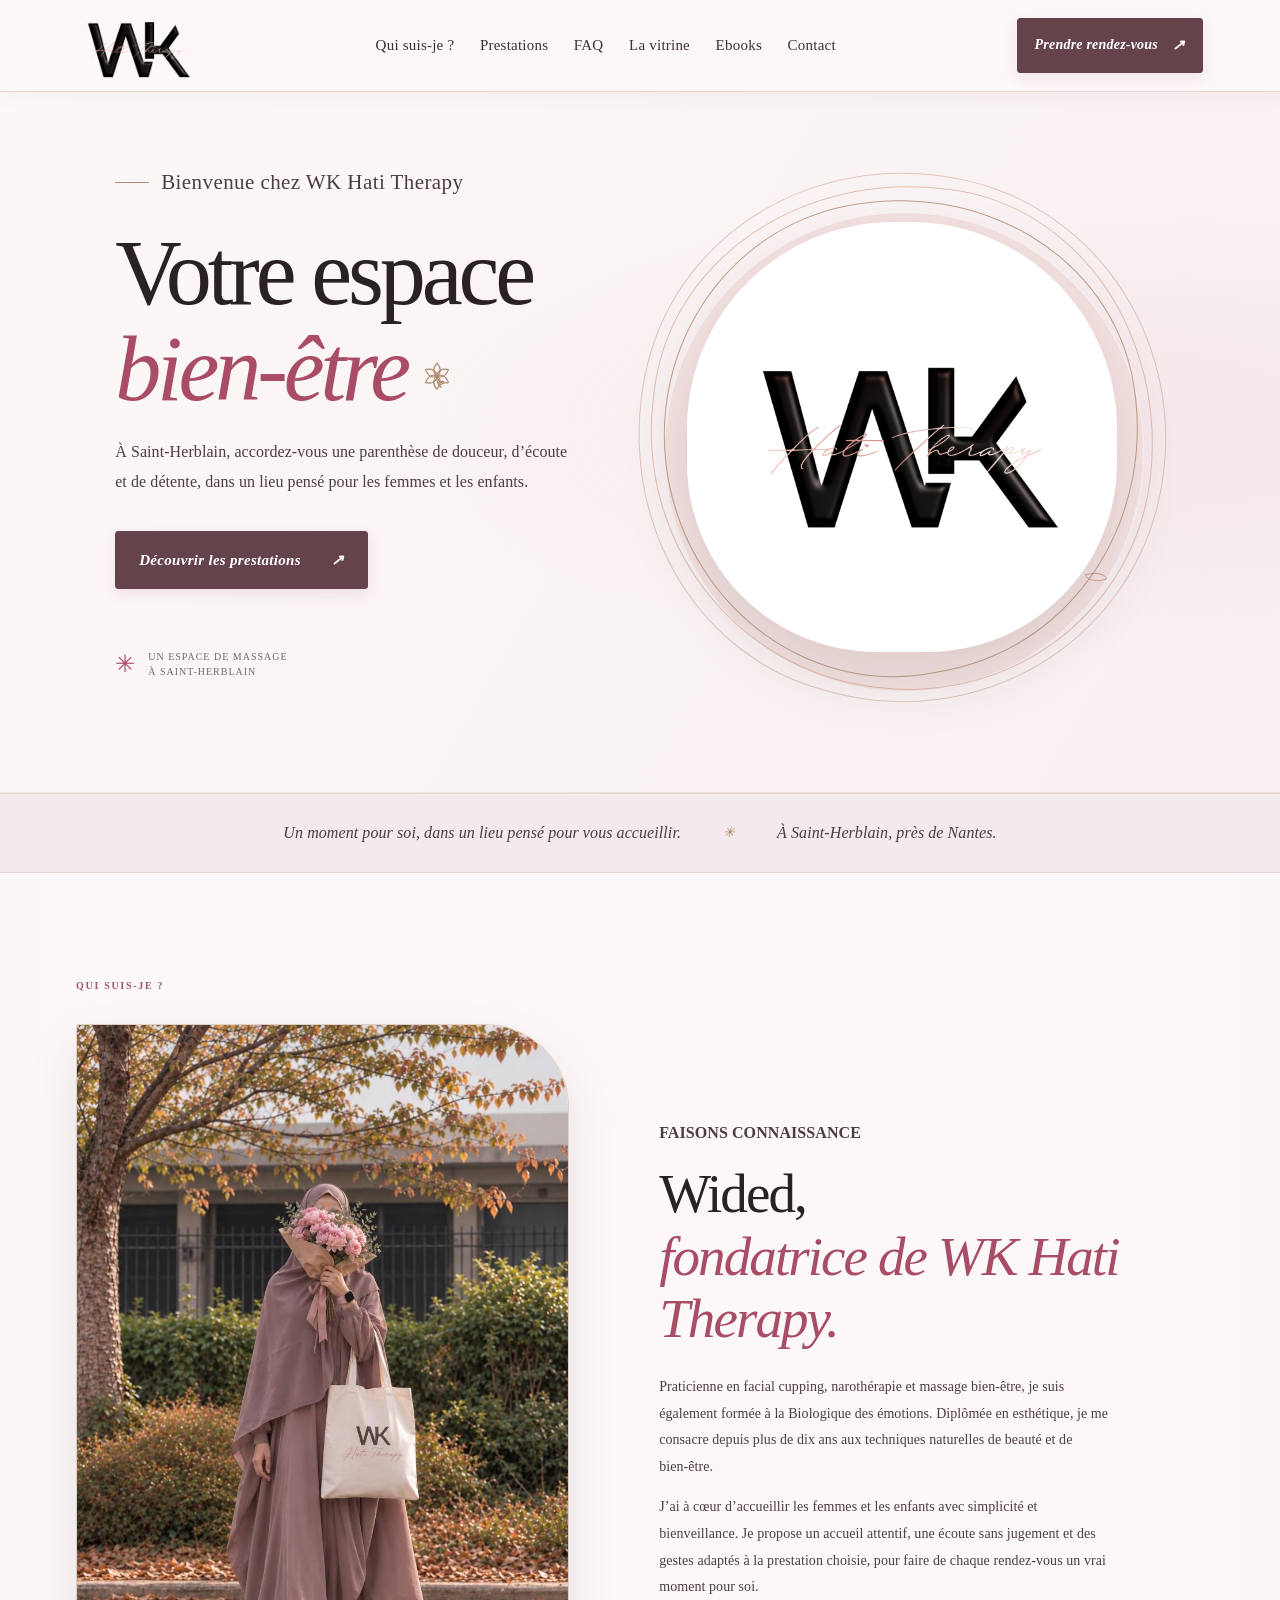
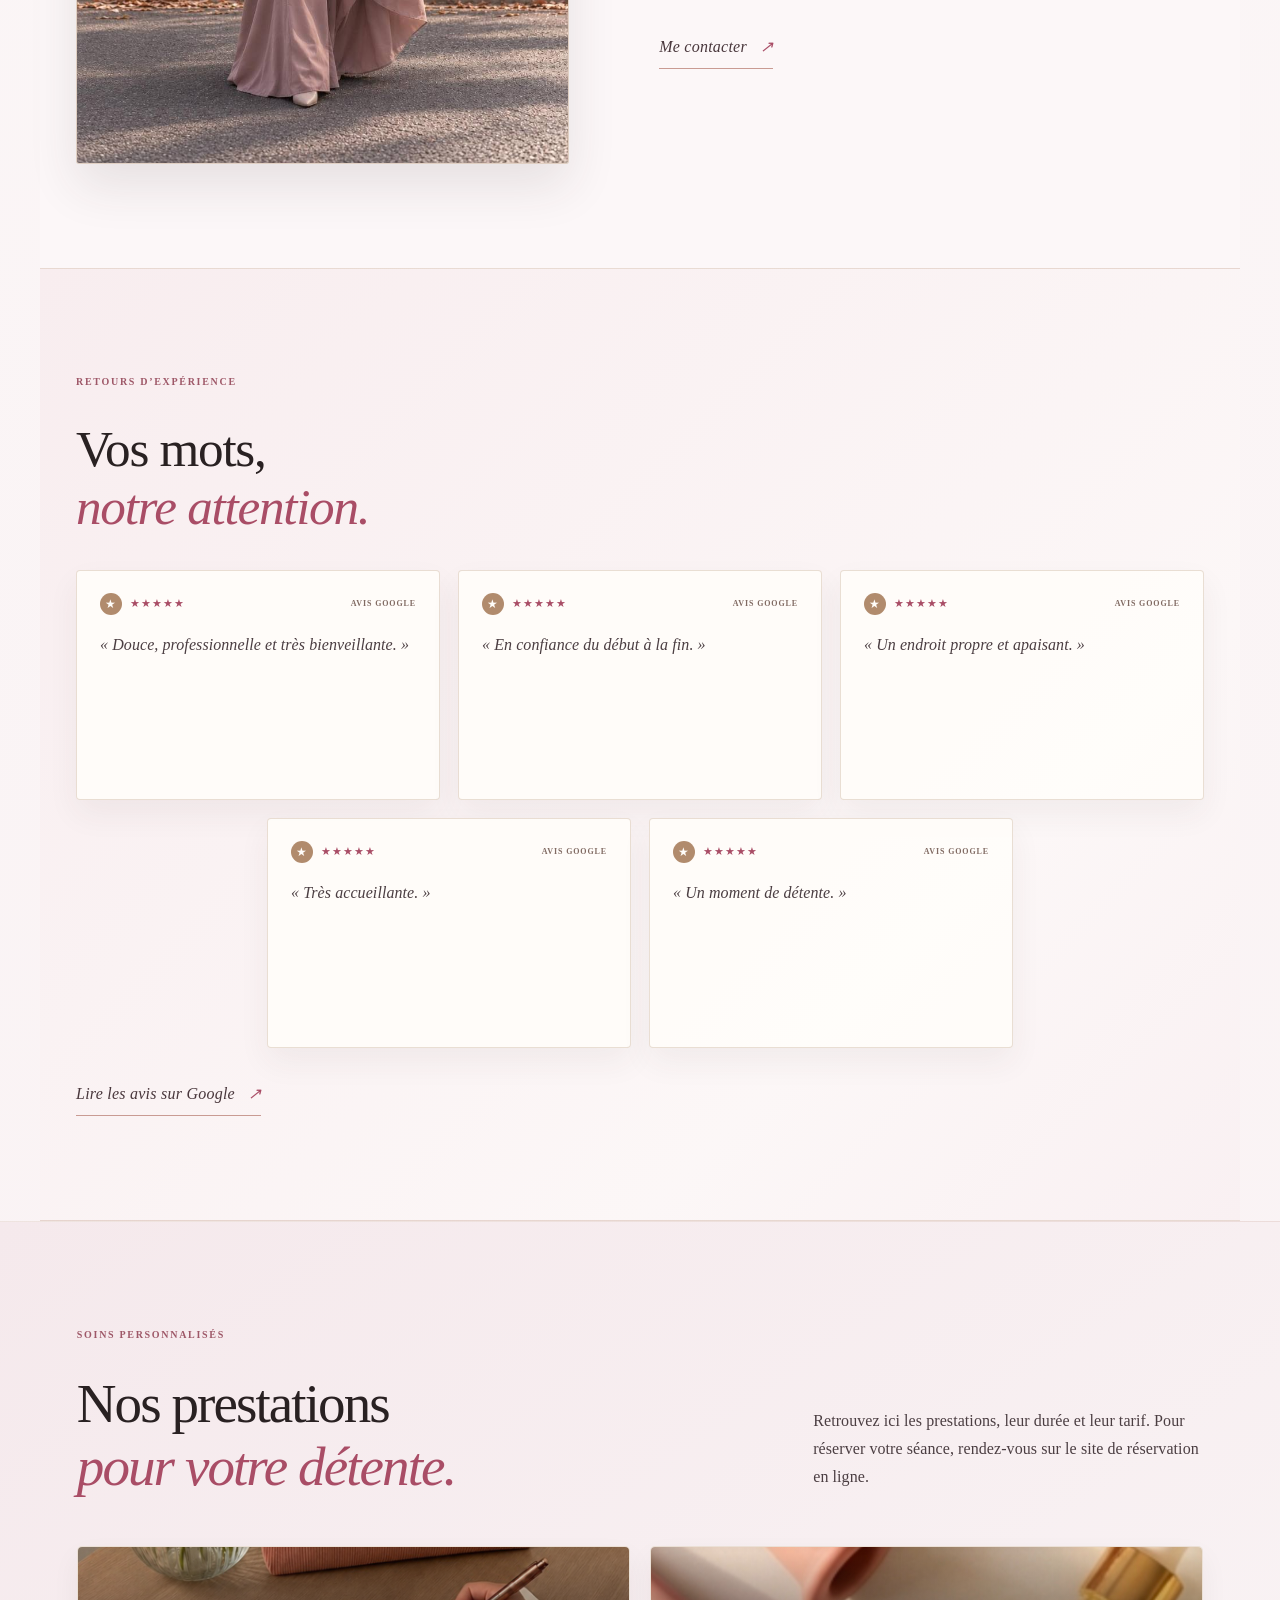
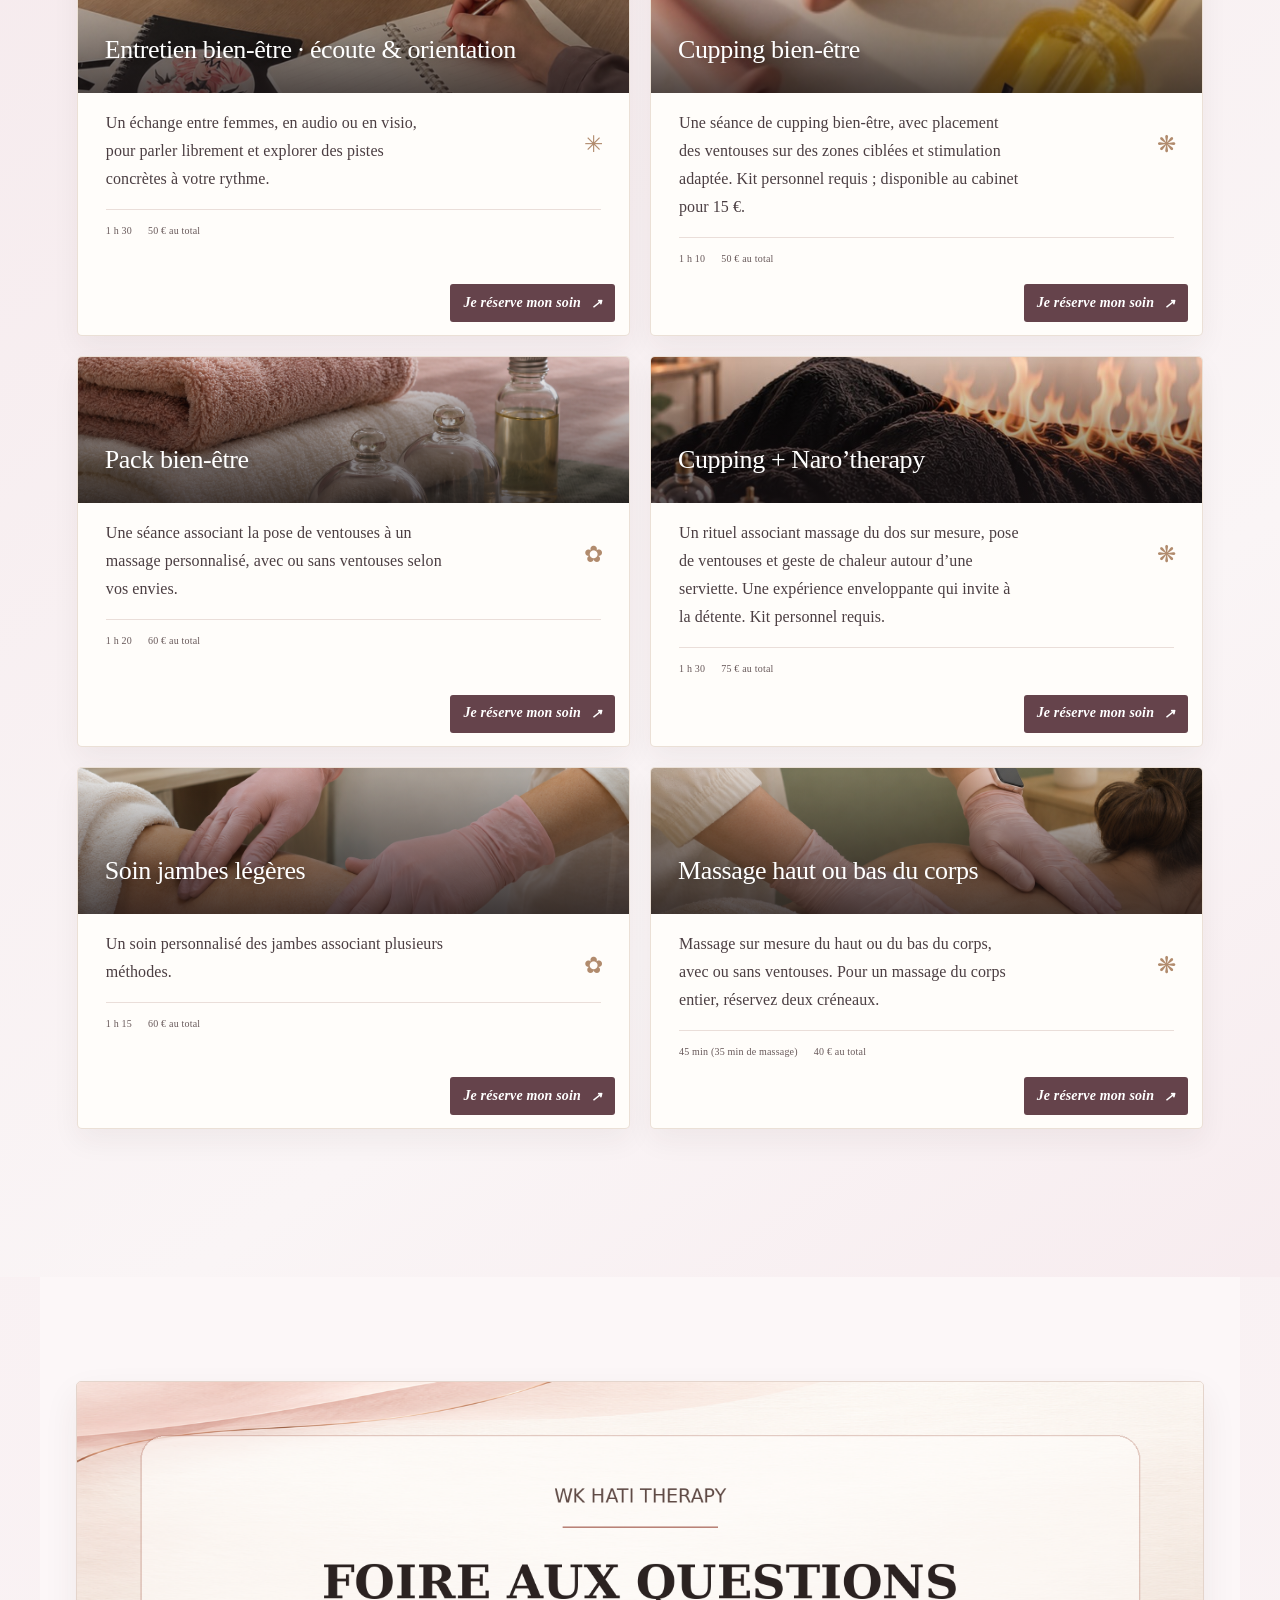
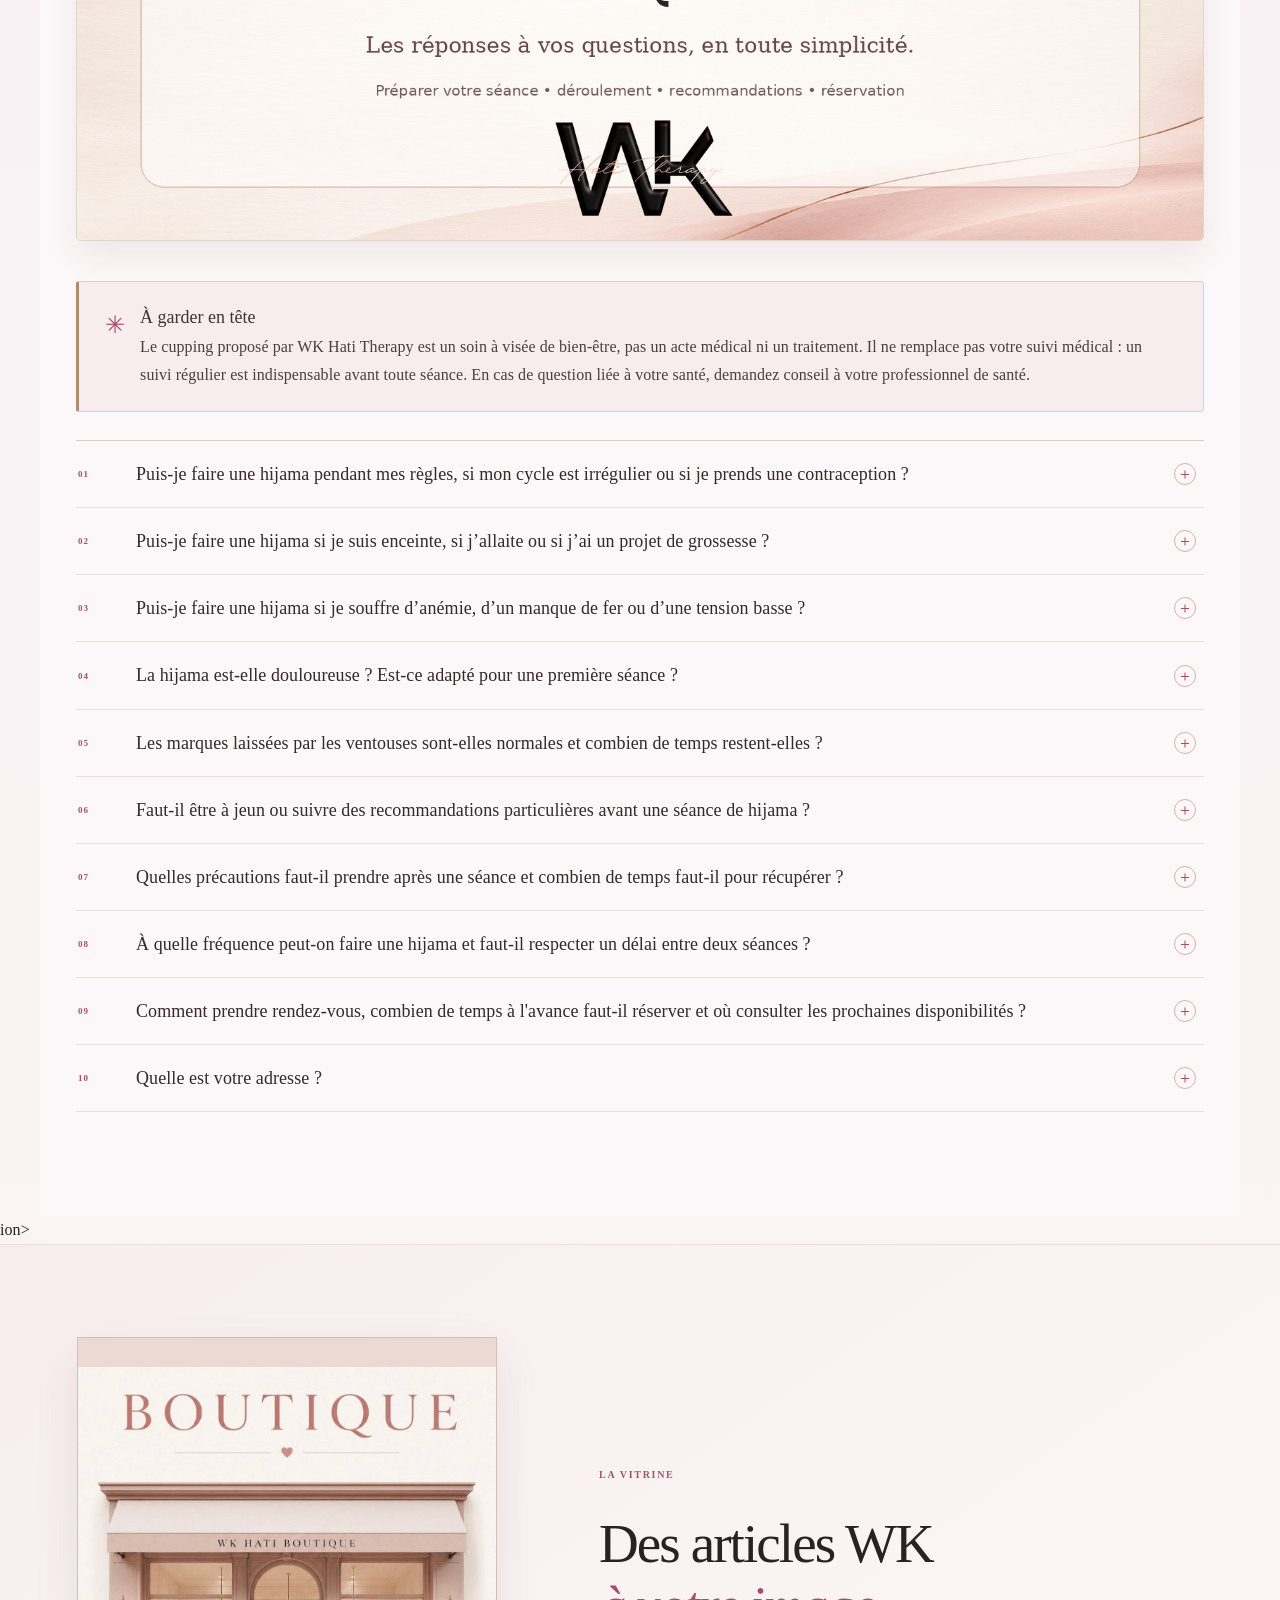
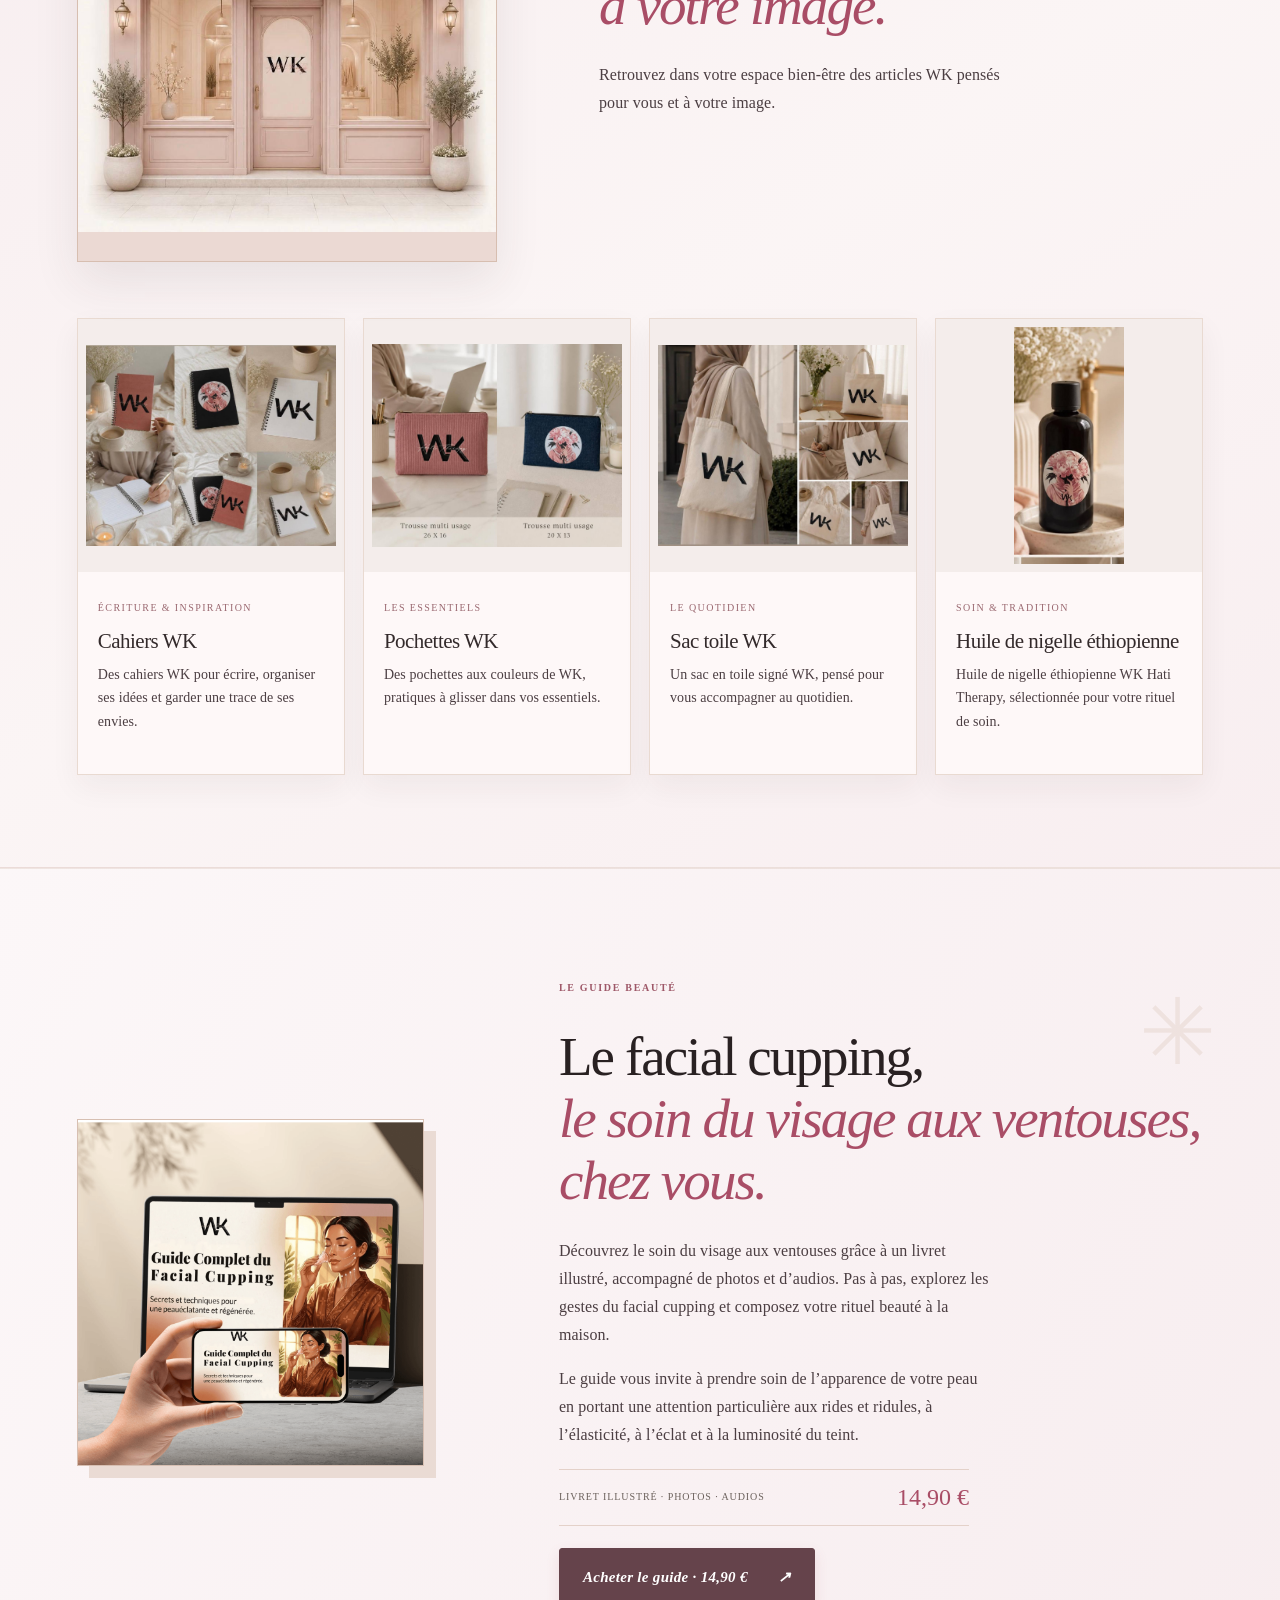
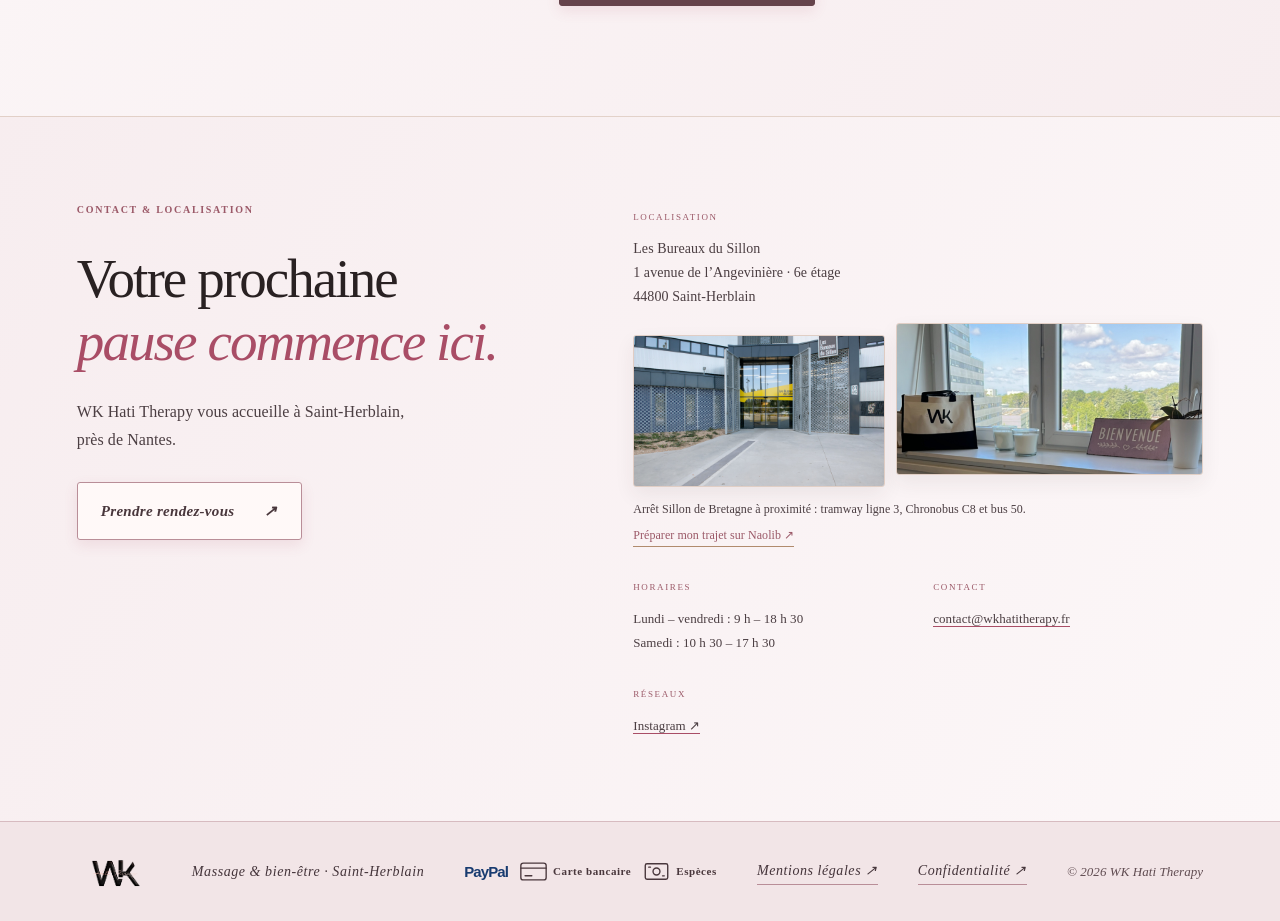
<file: index.html>
<!doctype html>
<html lang="fr">
<head>
  <meta charset="utf-8">
  <meta name="viewport" content="width=device-width, initial-scale=1">
  <meta name="theme-color" content="#f8f3f0">
  <meta name="description" content="Découvrez WK Hati Therapy, espace de massage et de bien-être à Saint-Herblain, près de Nantes. Un moment pour soi, dans un cadre accueillant et intimiste.">
  <title>WK Hati Therapy — Massage & bien-être à Saint-Herblain</title>
  <link rel="stylesheet" href="styles.css">
  <script src="script.js" defer></script>
</head>
<body>
  <header class="site-header">
    <a class="brand" href="#accueil" aria-label="WK Hati Therapy, accueil">
      <img src="Logo WK 2025 .PNG" alt="WK Hati Therapy">
    </a>
    <button class="menu-toggle" aria-expanded="false" aria-controls="main-nav" aria-label="Ouvrir le menu"><span></span><span></span></button>
    <nav id="main-nav" class="main-nav" aria-label="Navigation principale">
      <a href="#apropos">Qui suis-je ?</a><a href="#prestations">Prestations</a><a href="#faq">FAQ</a><a href="#vitrine">La vitrine</a><a href="#ebooks">Ebooks</a><a href="#contact">Contact</a>
    </nav>
    <a class="button button-small header-cta" href="https://cal.com/wkhatitherapy44" target="_blank" rel="noopener noreferrer">Prendre rendez-vous <span>↗</span></a>
  </header>

  <main>
    <section id="accueil" class="hero">
      <div class="hero-copy">
        <p class="eyebrow"><span class="eyebrow-line"></span> Bienvenue chez WK Hati Therapy</p>
        <h1>Votre espace<br><em>bien-être</em><svg class="hero-bloom" viewBox="0 0 40 40" aria-hidden="true" focusable="false"><g fill="none" stroke="currentColor" stroke-width="1.15" stroke-linecap="round" stroke-linejoin="round"><path d="M20 20C15.4 17.1 14.4 10.6 20 4.6c5.6 6 4.6 12.5 0 15.4Z"/><path d="M20 20C15.4 17.1 14.4 10.6 20 4.6c5.6 6 4.6 12.5 0 15.4Z" transform="rotate(60 20 20)"/><path d="M20 20C15.4 17.1 14.4 10.6 20 4.6c5.6 6 4.6 12.5 0 15.4Z" transform="rotate(120 20 20)"/><path d="M20 20C15.4 17.1 14.4 10.6 20 4.6c5.6 6 4.6 12.5 0 15.4Z" transform="rotate(180 20 20)"/><path d="M20 20C15.4 17.1 14.4 10.6 20 4.6c5.6 6 4.6 12.5 0 15.4Z" transform="rotate(240 20 20)"/><path d="M20 20C15.4 17.1 14.4 10.6 20 4.6c5.6 6 4.6 12.5 0 15.4Z" transform="rotate(300 20 20)"/><circle cx="20" cy="20" r="2.15"/><path d="M20 23c-.2 4.1 1.8 7.8 5.2 10.1M21.4 28.6c2.3-2.2 4.3-2.7 6.7-2.3-1.1 2.5-3.4 4.1-6.5 4.3"/></g></svg></h1>
        <p class="hero-intro">À Saint-Herblain, accordez-vous une parenthèse de douceur, d’écoute et de détente, dans un lieu pensé pour les femmes et les enfants.</p>
        <div class="hero-actions"><a class="button" href="#prestations">Découvrir les prestations <span>↗</span></a></div>
        <div class="hero-note"><span class="note-mark">✳</span><span>Un espace de massage<br>à Saint-Herblain</span></div>
      </div>
      <div class="hero-art" aria-label="Logo WK Hati Therapy">
        <div class="art-halo"></div><div class="art-third-ring" aria-hidden="true"></div><div class="art-frame logo-frame"><img src="Logo WK 2025 .PNG" alt="Logo WK Hati Therapy"></div>
        
        <div class="floating-petal petal-two"></div>
      </div>
    </section>

    <section class="intro-band" aria-label="Présentation"><p>Un moment pour soi, dans un lieu pensé pour vous accueillir.</p><span>✳</span><p>À Saint-Herblain, près de Nantes.</p></section>

    <section id="apropos" class="section about-section">
      <div class="section-kicker">Qui suis-je ?</div>
      <div class="about-grid">
        <div class="about-image founder-image"><img src="assets/photos/fondatrice-presentation.jpg" alt="Wided, fondatrice de WK Hati Therapy, tenant un bouquet de fleurs"></div>
        <div class="about-copy"><p class="eyebrow">Faisons connaissance</p><h2>Wided,<br><em>fondatrice de WK Hati Therapy.</em></h2><p>Praticienne en facial cupping, narothérapie et massage bien-être, je suis également formée à la Biologique des émotions. Diplômée en esthétique, je me consacre depuis plus de dix ans aux techniques naturelles de beauté et de bien-être.</p><p>J’ai à cœur d’accueillir les femmes et les enfants avec simplicité et bienveillance. Je propose un accueil attentif, une écoute sans jugement et des gestes adaptés à la prestation choisie, pour faire de chaque rendez-vous un vrai moment pour soi.</p><a class="text-link underlined" href="#contact">Me contacter <span>↗</span></a></div>
      </div>
    </section>

    <section class="section reviews-section" aria-labelledby="avis-heading">
      <div class="reviews-intro"><div><div class="section-kicker">Retours d’expérience</div><h2 id="avis-heading">Vos mots,<br><em>notre attention.</em></h2></div></div>
      <div class="review-cards">
        <blockquote><div class="review-mark"><span class="review-icon" aria-hidden="true">★</span><span class="review-stars" aria-label="5 étoiles">★★★★★</span><span class="review-origin">AVIS GOOGLE</span></div><p>« Douce, professionnelle et très bienveillante. »</p></blockquote>
        <blockquote><div class="review-mark"><span class="review-icon" aria-hidden="true">★</span><span class="review-stars" aria-label="5 étoiles">★★★★★</span><span class="review-origin">AVIS GOOGLE</span></div><p>« En confiance du début à la fin. »</p></blockquote>
        <blockquote><div class="review-mark"><span class="review-icon" aria-hidden="true">★</span><span class="review-stars" aria-label="5 étoiles">★★★★★</span><span class="review-origin">AVIS GOOGLE</span></div><p>« Un endroit propre et apaisant. »</p></blockquote>
        <blockquote><div class="review-mark"><span class="review-icon" aria-hidden="true">★</span><span class="review-stars" aria-label="5 étoiles">★★★★★</span><span class="review-origin">AVIS GOOGLE</span></div><p>« Très accueillante. »</p></blockquote>
        <blockquote><div class="review-mark"><span class="review-icon" aria-hidden="true">★</span><span class="review-stars" aria-label="5 étoiles">★★★★★</span><span class="review-origin">AVIS GOOGLE</span></div><p>« Un moment de détente. »</p></blockquote>
      </div>
      <a class="text-link underlined" href="https://share.google/Y8I5it0jCn41oQh0Y" target="_blank" rel="noopener noreferrer">Lire les avis sur Google <span>↗</span></a>
    </section>

    <section id="prestations" class="section services-section">
      <div class="services-heading"><div><div class="section-kicker">Soins personnalisés</div><h2>Nos prestations<br><em>pour votre détente.</em></h2></div><p>Retrouvez ici les prestations, leur durée et leur tarif. Pour réserver votre séance, rendez-vous sur le <a href="https://cal.com/wkhatitherapy44" target="_blank" rel="noopener noreferrer">site de réservation en ligne</a>.</p></div>
      <div class="service-cards">
        <article class="service-card"><img class="service-image" src="assets/photos/coin-accompagnement.jpg" alt="Espace de travail WK Hati Therapy, avec carnet, fleurs et accessoires roses"><div class="service-icon">✳</div><h3>Entretien bien-être · écoute & orientation</h3><p>Un échange entre femmes, en audio ou en visio, pour parler librement et explorer des pistes concrètes à votre rythme.</p><div class="service-meta"><span>1 h 30</span><span>50 € au total</span></div><a href="https://cal.com/wkhatitherapy44" target="_blank" rel="noopener noreferrer" class="card-link" aria-label="Réserver un entretien bien-être sur Cal.com">Je réserve mon soin <span aria-hidden="true">↗</span></a></article>
        <article class="service-card featured"><img class="service-image" src="assets/photos/outils-cupping.jpg" alt="Ventouses et flacon d’huile WK pour les soins de cupping"><div class="service-icon">❋</div><h3>Cupping bien-être</h3><p>Une séance de cupping bien-être, avec placement des ventouses sur des zones ciblées et stimulation adaptée. Kit personnel requis ; disponible au cabinet pour 15 €.</p><div class="service-meta"><span>1 h 10</span><span>50 € au total</span></div><a href="https://cal.com/wkhatitherapy44" target="_blank" rel="noopener noreferrer" class="card-link" aria-label="Réserver le Cupping sur Cal.com">Je réserve mon soin <span aria-hidden="true">↗</span></a></article>
        <article class="service-card"><img class="service-image" src="assets/services/pack.png" alt="Accessoires de soin préparés sur une serviette claire"><div class="service-icon">✿</div><h3>Pack bien-être</h3><p>Une séance associant la pose de ventouses à un massage personnalisé, avec ou sans ventouses selon vos envies.</p><div class="service-meta"><span>1 h 20</span><span>60 € au total</span></div><a href="https://cal.com/wkhatitherapy44" target="_blank" rel="noopener noreferrer" class="card-link" aria-label="Réserver le pack bien-être sur Cal.com">Je réserve mon soin <span aria-hidden="true">↗</span></a></article>
        <article class="service-card featured"><img class="service-image" src="assets/photos/narotherapy-rituel.jpg" alt="Rituel Naro’therapy illustré par une serviette et la chaleur des flammes"><div class="service-icon">❋</div><h3>Cupping + Naro’therapy</h3><p>Un rituel associant massage du dos sur mesure, pose de ventouses et geste de chaleur autour d’une serviette. Une expérience enveloppante qui invite à la détente. Kit personnel requis.</p><div class="service-meta"><span>1 h 30</span><span>75 € au total</span></div><a href="https://cal.com/wkhatitherapy44" target="_blank" rel="noopener noreferrer" class="card-link" aria-label="Réserver le soin Cupping et Naro’therapy sur Cal.com">Je réserve mon soin <span aria-hidden="true">↗</span></a></article>
        <article class="service-card"><img class="service-image" src="assets/services/jambes-gants-roses.png" alt="Massage des jambes, manches longues et gants roses"><div class="service-icon">✿</div><h3>Soin jambes légères</h3><p>Un soin personnalisé des jambes associant plusieurs méthodes.</p><div class="service-meta"><span>1 h 15</span><span>60 € au total</span></div><a href="https://cal.com/wkhatitherapy44" target="_blank" rel="noopener noreferrer" class="card-link" aria-label="Réserver le soin jambes légères sur Cal.com">Je réserve mon soin <span aria-hidden="true">↗</span></a></article>
        <article class="service-card featured"><img class="service-image" src="assets/services/massage-dos-feminin.png" alt="Massage du dos féminin, manches longues et gants roses"><div class="service-icon">❋</div><h3>Massage haut ou bas du corps</h3><p>Massage sur mesure du haut ou du bas du corps, avec ou sans ventouses. Pour un massage du corps entier, réservez deux créneaux.</p><div class="service-meta"><span>45 min (35 min de massage)</span><span>40 € au total</span></div><a href="https://cal.com/wkhatitherapy44" target="_blank" rel="noopener noreferrer" class="card-link" aria-label="Réserver un massage sur Cal.com">Je réserve mon soin <span aria-hidden="true">↗</span></a></article>
      </div>
      
    </section>



    <section id="faq" class="section faq-section">
      <div class="faq-banner"><img src="assets/photos/faq-banner.png" alt="Bannière WK Hati Therapy : foire aux questions, réponses sur la préparation, le déroulement, les recommandations et la réservation"></div><h2 class="visually-hidden">Foire aux questions</h2>
      <aside class="faq-health-note"><span class="note-mark">✳</span><p><strong>À garder en tête</strong><br>Le cupping proposé par WK Hati Therapy est un soin à visée de bien-être, pas un acte médical ni un traitement. Il ne remplace pas votre suivi médical : un suivi régulier est indispensable avant toute séance. En cas de question liée à votre santé, demandez conseil à votre professionnel de santé.</p></aside>
      <div class="faq-list">
        <details class="faq-item"><summary><span class="faq-index">01</span><span>Puis-je faire une hijama pendant mes règles, si mon cycle est irrégulier ou si je prends une contraception ?</span><i></i></summary><div class="faq-answer"><p>Oui, la hijama est possible pendant les règles, sauf en cas de grande fatigue. En cas de cycle irrégulier ou de contraception hormonale, informez Wided et votre professionnel de santé avant la séance.</p></div></details>
        <details class="faq-item"><summary><span class="faq-index">02</span><span>Puis-je faire une hijama si je suis enceinte, si j’allaite ou si j’ai un projet de grossesse ?</span><i></i></summary><div class="faq-answer"><p>La hijama est déconseillée pendant toute la grossesse. Elle est possible pendant l’allaitement. En cas de projet de grossesse, demandez conseil à votre professionnel de santé avant la séance.</p></div></details>
        <details class="faq-item"><summary><span class="faq-index">03</span><span>Puis-je faire une hijama si je souffre d’anémie, d’un manque de fer ou d’une tension basse ?</span><i></i></summary><div class="faq-answer"><p>Le cupping est une pratique de bien-être ; il ne traite pas l’anémie ou le manque de fer. En cas d’anémie, de carence en fer, de grande fatigue ou de baisse importante de la tension, demandez l’avis de votre professionnel de santé avant la séance. En cas de grande fatigue ou de baisse importante de la tension, la séance est déconseillée.</p></div></details>
        <details class="faq-item"><summary><span class="faq-index">04</span><span>La hijama est-elle douloureuse ? Est-ce adapté pour une première séance ?</span><i></i></summary><div class="faq-answer"><p>Non, la hijama n'est pas douloureuse. Une légère sensation de gêne peut parfois être ressentie, mais la séance est entièrement personnalisée et adaptée aux besoins et à la sensibilité de chacune.</p></div></details>
        <details class="faq-item"><summary><span class="faq-index">05</span><span>Les marques laissées par les ventouses sont-elles normales et combien de temps restent-elles ?</span><i></i></summary><div class="faq-answer"><p>Oui, les marques après une séance sont tout à fait normales. Leur intensité varie d'une personne à l'autre et elles disparaissent généralement au bout de quelques jours. Il est conseillé d'éviter l'exposition au soleil sur les zones concernées.</p></div></details>
        <details class="faq-item"><summary><span class="faq-index">06</span><span>Faut-il être à jeun ou suivre des recommandations particulières avant une séance de hijama ?</span><i></i></summary><div class="faq-answer"><p>Oui, il est recommandé d'être à jeun (eau, aliments, cigarette) quelques heures avant la séance (3 à 4 heures), en cas de fortes chaleurs, il est bien évidemment possible de boire un peu d'eau.</p></div></details>
        <details class="faq-item"><summary><span class="faq-index">07</span><span>Quelles précautions faut-il prendre après une séance et combien de temps faut-il pour récupérer ?</span><i></i></summary><div class="faq-answer"><p>Après une séance, il est recommandé de se reposer et d'avoir une alimentation variée et équilibrée. Les recommandations complémentaires vous seront précisées lors de votre séance, au cas par cas et selon vos besoins.</p></div></details>
        <details class="faq-item"><summary><span class="faq-index">08</span><span>À quelle fréquence peut-on faire une hijama et faut-il respecter un délai entre deux séances ?</span><i></i></summary><div class="faq-answer"><p>Il est recommandé d'attendre 4 semaines entre deux séances. Néanmoins, la fréquence exacte dépend de vos besoins et vous sera recommandée lors de votre rendez-vous.</p></div></details>
        <details class="faq-item"><summary><span class="faq-index">09</span><span>Comment prendre rendez-vous, combien de temps à l'avance faut-il réserver et où consulter les prochaines disponibilités ?</span><i></i></summary><div class="faq-answer"><p>Pour prendre rendez-vous, il vous suffit de consulter le site de réservation en ligne. Vous y trouverez le détail de chaque prestation, sa durée, son tarif ainsi que les prochaines disponibilités.<br><br>Il est recommandé de réserver entre 5 et 10 jours à l'avance afin de faciliter l'organisation de votre rendez-vous.</p><a class="text-link underlined" href="https://cal.com/wkhatitherapy44" target="_blank" rel="noopener noreferrer">Ouvrir le site de réservation Cal.com <span>↗</span></a></div></details>
        <details class="faq-item"><summary><span class="faq-index">10</span><span>Quelle est votre adresse ?</span><i></i></summary><div class="faq-answer"><p>Les Bureaux du Sillon<br>1 avenue de l’Angevinière<br>6<sup>e</sup> étage<br>44800 Saint-Herblain</p></div></details>
      </div>
    </section>

ion>

    <section id="vitrine" class="section shop-section">
      <div class="shop-intro">
        <figure class="shop-cover"><img src="assets/products/boutique-wk.jpg" alt="Illustration de l’univers boutique WK Hati Therapy"></figure>
        <div class="shop-copy"><div class="section-kicker">La vitrine</div><h2>Des articles WK<br><em>à votre image.</em></h2><p>Retrouvez dans votre espace bien-être des articles WK pensés pour vous et à votre image.</p></div>
      </div>
      <div class="shop-products" aria-label="Produits WK">
        <article class="shop-product"><div class="shop-product-image"><img src="assets/products/cahiers-wk.jpg" alt="Cahiers WK en différentes couleurs et mises en scène"></div><div class="shop-product-info"><span>Écriture & inspiration</span><h3>Cahiers WK</h3><p>Des cahiers WK pour écrire, organiser ses idées et garder une trace de ses envies.</p></div></article>
        <article class="shop-product"><div class="shop-product-image"><img src="assets/products/pochettes-wk.jpg" alt="Pochettes WK présentées dans l’univers de la collection"></div><div class="shop-product-info"><span>Les essentiels</span><h3>Pochettes WK</h3><p>Des pochettes aux couleurs de WK, pratiques à glisser dans vos essentiels.</p></div></article>
        <article class="shop-product"><div class="shop-product-image"><img src="assets/products/sac-toile-wk.jpg" alt="Sac en toile WK porté et présenté en plusieurs vues"></div><div class="shop-product-info"><span>Le quotidien</span><h3>Sac toile WK</h3><p>Un sac en toile signé WK, pensé pour vous accompagner au quotidien.</p></div></article>
        <article class="shop-product"><div class="shop-product-image"><img src="assets/products/huile-nigelle-ethiopienne.jpg" alt="Flacon d’huile de nigelle éthiopienne WK Hati Therapy"></div><div class="shop-product-info"><span>Soin & tradition</span><h3>Huile de nigelle éthiopienne</h3><p>Huile de nigelle éthiopienne WK Hati Therapy, sélectionnée pour votre rituel de soin.</p></div></article>
      </div>
    </section>

    <section id="ebooks" class="ebooks-section">
      <div class="ebook-image"><img src="assets/ebook/guide-facial-cupping.png" alt="Aperçu du guide complet du Facial Cupping de WK Hati Therapy, affiché sur ordinateur et smartphone"></div>
      <div class="ebook-copy"><div class="section-kicker">Le guide beauté</div><h2>Le facial cupping,<br><em>le soin du visage aux ventouses, chez vous.</em></h2><p>Découvrez le soin du visage aux ventouses grâce à un livret illustré, accompagné de photos et d’audios. Pas à pas, explorez les gestes du facial cupping et composez votre rituel beauté à la maison.</p><p>Le guide vous invite à prendre soin de l’apparence de votre peau en portant une attention particulière aux rides et ridules, à l’élasticité, à l’éclat et à la luminosité du teint.</p><div class="ebook-offer"><span>Livret illustré · Photos · Audios</span><strong>14,90 €</strong></div><a class="button" href="https://www.wkhatitherapy.fr/facialcupping" target="_blank" rel="noopener noreferrer">Acheter le guide · 14,90 € <span>↗</span></a></div>
      <span class="ebook-flower">✳</span>
    </section>

    <section id="contact" class="contact-section">
      <div class="contact-main"><div class="section-kicker">Contact & localisation</div><h2>Votre prochaine<br><em>pause commence ici.</em></h2><p>WK Hati Therapy vous accueille à Saint-Herblain, près de Nantes.</p><a class="button button-light" href="https://cal.com/wkhatitherapy44" target="_blank" rel="noopener noreferrer">Prendre rendez-vous <span>↗</span></a></div>
      <div class="contact-details" id="contact-details"><div class="contact-item contact-location"><small>LOCALISATION</small><p>Les Bureaux du Sillon<br>1 avenue de l’Angevinière · 6e étage<br>44800 Saint-Herblain</p><div class="contact-images"><img class="contact-building" src="assets/photos/bureaux-du-sillon.jpg" alt="Entrée des Bureaux du Sillon à Saint-Herblain"><img class="cabinet-interior" src="assets/photos/lieu-fenetre-jour.jpg" alt="Espace d’accueil du cabinet avec vue sur le paysage"></div><p class="transit-info">Arrêt Sillon de Bretagne à proximité : tramway ligne 3, Chronobus C8 et bus 50.<br><a href="https://naolib.fr/" target="_blank" rel="noopener noreferrer">Préparer mon trajet sur Naolib ↗</a></p></div><div class="contact-item"><small>HORAIRES</small><p>Lundi – vendredi : 9 h – 18 h 30<br>Samedi : 10 h 30 – 17 h 30</p></div><div class="contact-item"><small>CONTACT</small><p><a href="mailto:contact@wkhatitherapy.fr">contact@wkhatitherapy.fr</a></p></div><div class="contact-item"><small>RÉSEAUX</small><p><a href="https://www.instagram.com/wk_hati_therapy?lqvp=MXJ1eWF4cXc3cWNnMQ==" target="_blank" rel="noopener noreferrer">Instagram ↗</a></p></div></div>
    </section>
  </main>
  <footer class="site-footer"><a class="footer-brand" href="#accueil"><img src="Logo WK 2025 .PNG" alt="WK Hati Therapy"></a><span>Massage & bien-être · Saint-Herblain</span><div class="payment-methods" aria-label="Moyens de paiement acceptés"><span class="payment-paypal" aria-label="PayPal">PayPal</span><span class="payment-card" aria-label="Carte bancaire"><svg viewBox="0 0 32 22" aria-hidden="true"><rect x="1" y="1" width="30" height="20" rx="3"/><path d="M1 7h30M6 16h8"/></svg><span>Carte bancaire</span></span><span class="payment-cash" aria-label="Espèces"><svg viewBox="0 0 28 22" aria-hidden="true"><rect x="1" y="2" width="26" height="18" rx="2"/><circle cx="14" cy="11" r="4"/><path d="M5 6h2m14 10h2"/></svg><span>Espèces</span></span></div><a href="mentions-legales.html">Mentions légales <span>↗</span></a><a href="confidentialite.html">Confidentialité <span>↗</span></a><small>© <span id="year">2026</span> WK Hati Therapy</small></footer>
</body>
</html>
</file>
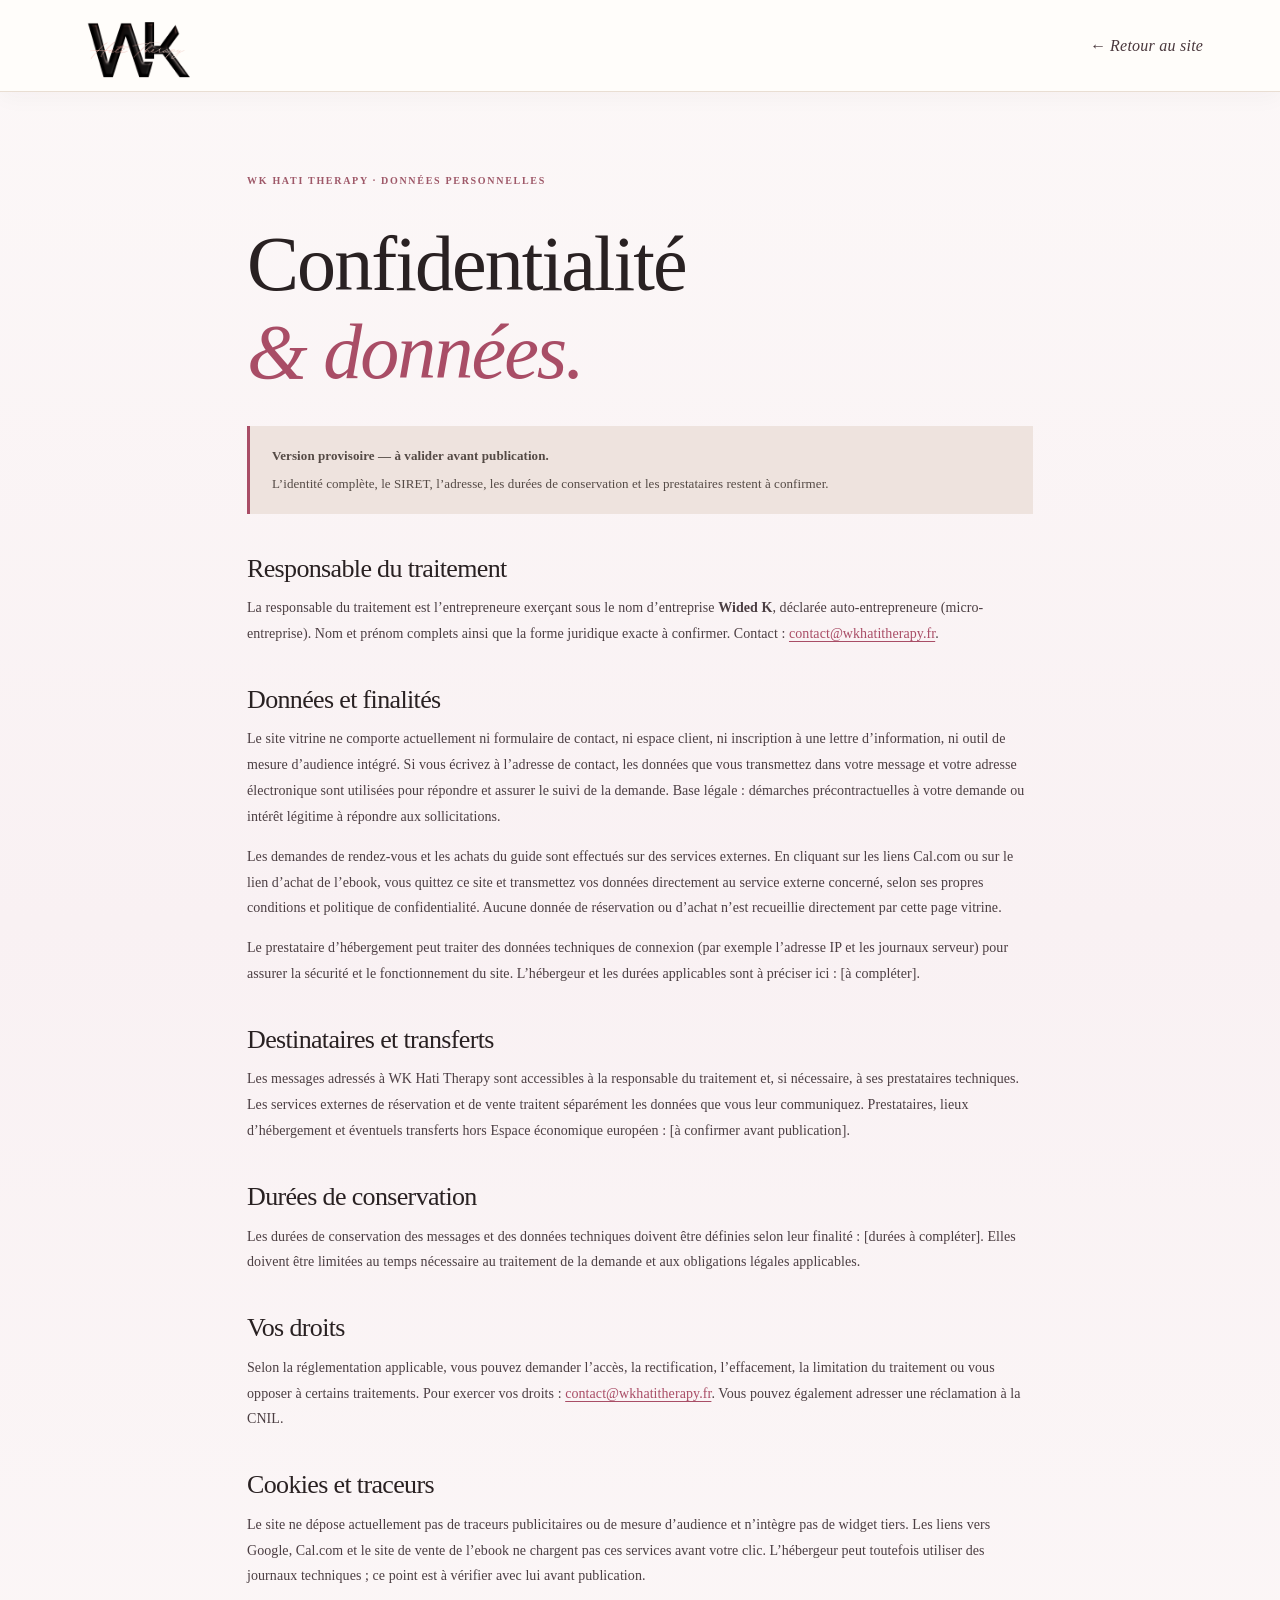
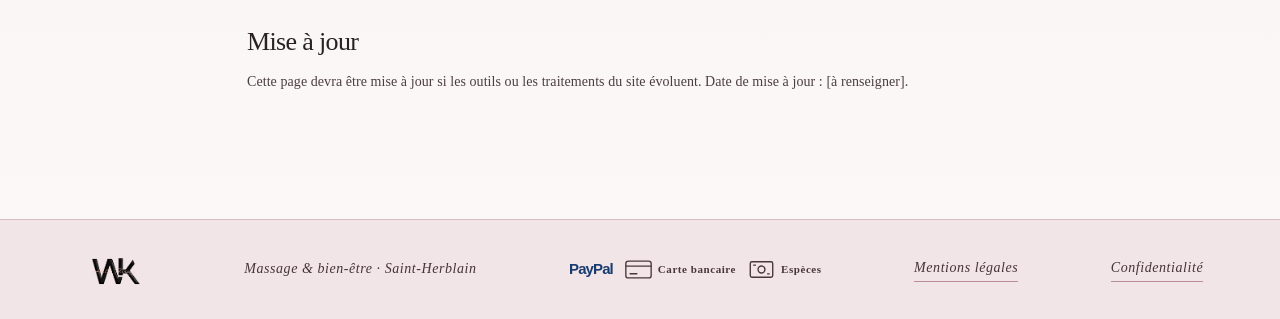
<file: confidentialite.html>
<!doctype html>
<html lang="fr"><head><meta charset="utf-8"><meta name="viewport" content="width=device-width, initial-scale=1"><meta name="theme-color" content="#f8f3f0"><title>Confidentialité — WK Hati Therapy</title><link rel="stylesheet" href="styles.css"></head>
<body class="legal-page">
<header class="site-header"><a class="brand" href="index.html" aria-label="WK Hati Therapy, accueil"><img src="Logo WK 2025 .PNG" alt="WK Hati Therapy"></a><a class="text-link" href="index.html">← Retour au site</a></header>
<main class="legal-content"><div class="section-kicker">WK Hati Therapy · Données personnelles</div><h1>Confidentialité<br><em>& données.</em></h1>
<div class="draft-alert"><strong>Version provisoire — à valider avant publication.</strong> L’identité complète, le SIRET, l’adresse, les durées de conservation et les prestataires restent à confirmer.</div>
<h2>Responsable du traitement</h2><p>La responsable du traitement est l’entrepreneure exerçant sous le nom d’entreprise <strong>Wided K</strong>, déclarée auto-entrepreneure (micro-entreprise). Nom et prénom complets ainsi que la forme juridique exacte à confirmer. Contact : <a href="mailto:contact@wkhatitherapy.fr">contact@wkhatitherapy.fr</a>.</p>
<h2>Données et finalités</h2><p>Le site vitrine ne comporte actuellement ni formulaire de contact, ni espace client, ni inscription à une lettre d’information, ni outil de mesure d’audience intégré. Si vous écrivez à l’adresse de contact, les données que vous transmettez dans votre message et votre adresse électronique sont utilisées pour répondre et assurer le suivi de la demande. Base légale : démarches précontractuelles à votre demande ou intérêt légitime à répondre aux sollicitations.</p>
<p>Les demandes de rendez-vous et les achats du guide sont effectués sur des services externes. En cliquant sur les liens Cal.com ou sur le lien d’achat de l’ebook, vous quittez ce site et transmettez vos données directement au service externe concerné, selon ses propres conditions et politique de confidentialité. Aucune donnée de réservation ou d’achat n’est recueillie directement par cette page vitrine.</p>
<p>Le prestataire d’hébergement peut traiter des données techniques de connexion (par exemple l’adresse IP et les journaux serveur) pour assurer la sécurité et le fonctionnement du site. L’hébergeur et les durées applicables sont à préciser ici : [à compléter].</p>
<h2>Destinataires et transferts</h2><p>Les messages adressés à WK Hati Therapy sont accessibles à la responsable du traitement et, si nécessaire, à ses prestataires techniques. Les services externes de réservation et de vente traitent séparément les données que vous leur communiquez. Prestataires, lieux d’hébergement et éventuels transferts hors Espace économique européen : [à confirmer avant publication].</p>
<h2>Durées de conservation</h2><p>Les durées de conservation des messages et des données techniques doivent être définies selon leur finalité : [durées à compléter]. Elles doivent être limitées au temps nécessaire au traitement de la demande et aux obligations légales applicables.</p>
<h2>Vos droits</h2><p>Selon la réglementation applicable, vous pouvez demander l’accès, la rectification, l’effacement, la limitation du traitement ou vous opposer à certains traitements. Pour exercer vos droits : <a href="mailto:contact@wkhatitherapy.fr">contact@wkhatitherapy.fr</a>. Vous pouvez également adresser une réclamation à la CNIL.</p>
<h2>Cookies et traceurs</h2><p>Le site ne dépose actuellement pas de traceurs publicitaires ou de mesure d’audience et n’intègre pas de widget tiers. Les liens vers Google, Cal.com et le site de vente de l’ebook ne chargent pas ces services avant votre clic. L’hébergeur peut toutefois utiliser des journaux techniques ; ce point est à vérifier avec lui avant publication.</p>
<h2>Mise à jour</h2><p>Cette page devra être mise à jour si les outils ou les traitements du site évoluent. Date de mise à jour : [à renseigner].</p></main>
<footer class="site-footer"><a class="footer-brand" href="index.html"><img src="Logo WK 2025 .PNG" alt="WK Hati Therapy"></a><span>Massage & bien-être · Saint-Herblain</span><div class="payment-methods" aria-label="Moyens de paiement acceptés"><span class="payment-paypal" aria-label="PayPal">PayPal</span><span class="payment-card"><svg viewBox="0 0 32 22" aria-hidden="true"><rect x="1" y="1" width="30" height="20" rx="3"/><path d="M1 7h30M6 16h8"/></svg><span>Carte bancaire</span></span><span class="payment-cash"><svg viewBox="0 0 28 22" aria-hidden="true"><rect x="1" y="2" width="26" height="18" rx="2"/><circle cx="14" cy="11" r="4"/><path d="M5 6h2m14 10h2"/></svg><span>Espèces</span></span></div><a href="mentions-legales.html">Mentions légales</a><a href="confidentialite.html">Confidentialité</a></footer></body></html>
</file>
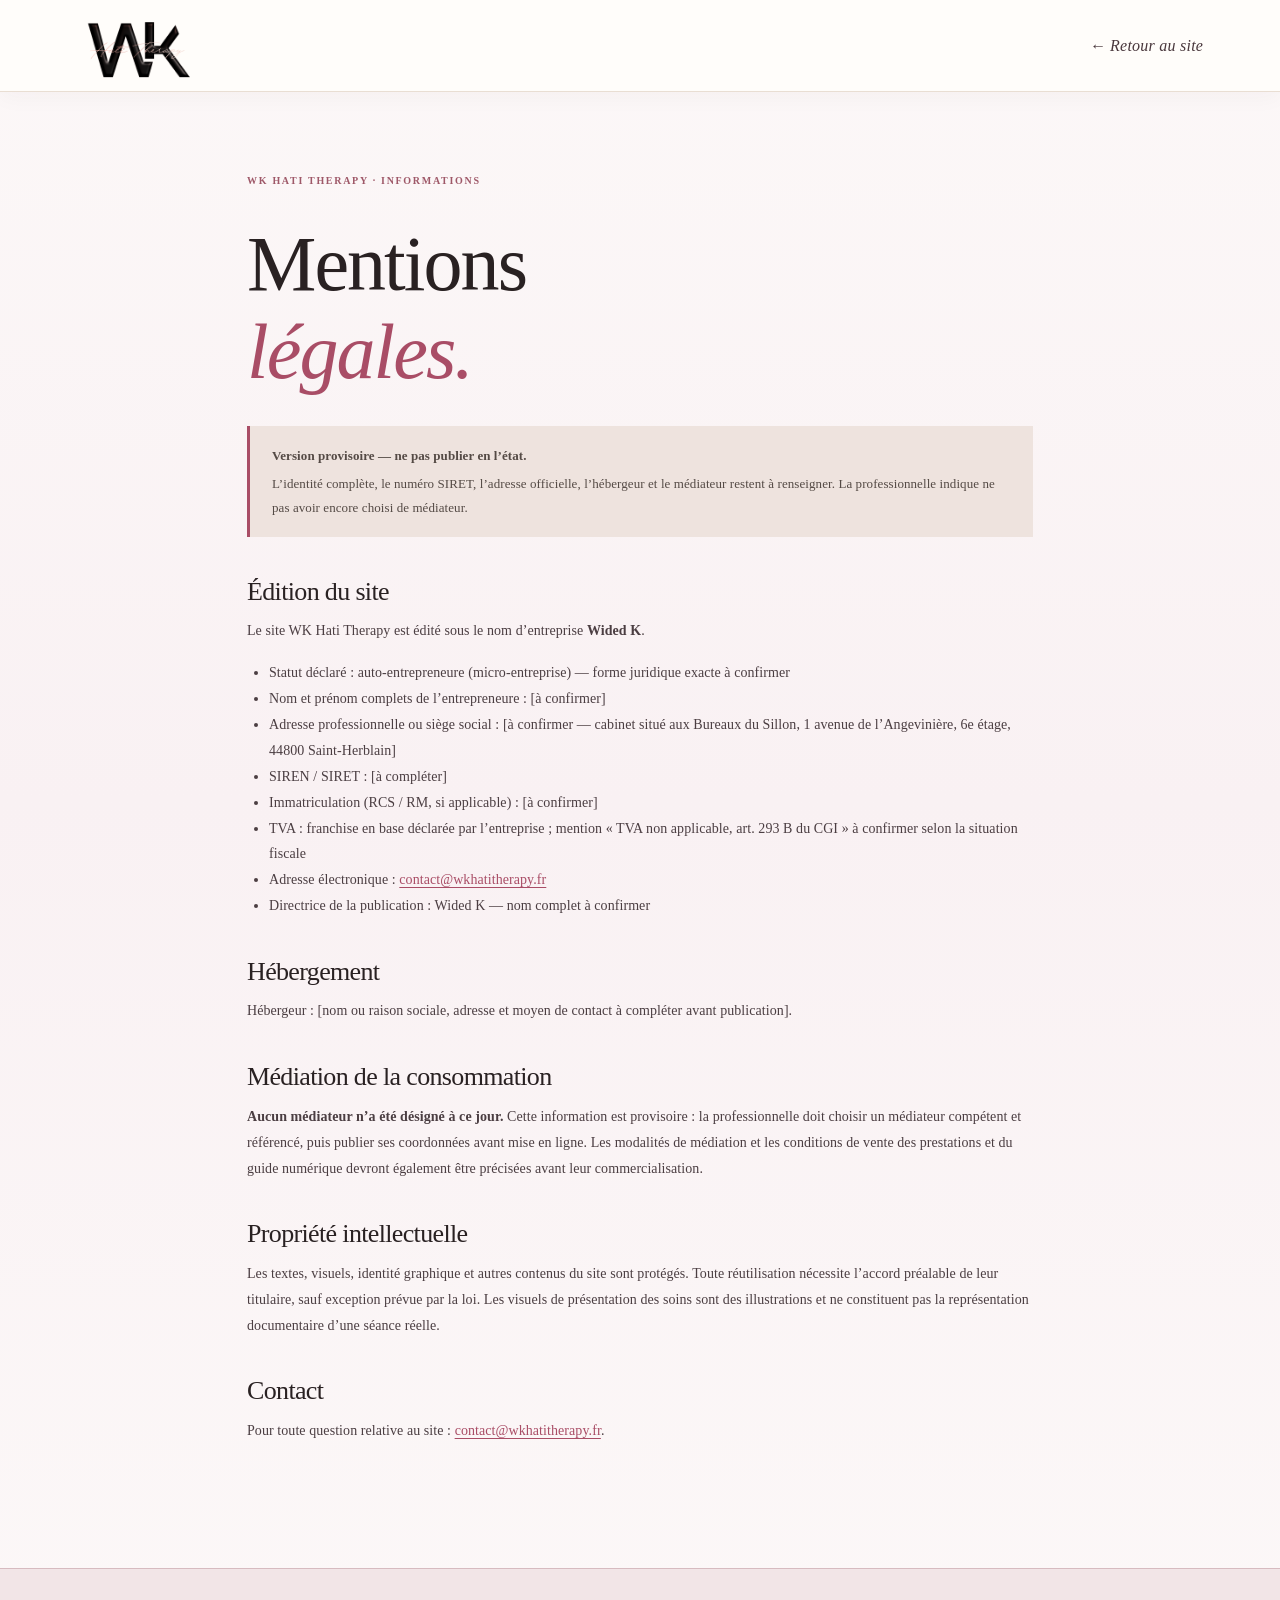
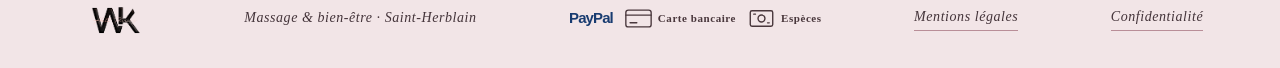
<file: mentions-legales.html>
<!doctype html>
<html lang="fr"><head><meta charset="utf-8"><meta name="viewport" content="width=device-width, initial-scale=1"><meta name="theme-color" content="#f8f3f0"><title>Mentions légales — WK Hati Therapy</title><link rel="stylesheet" href="styles.css"></head>
<body class="legal-page">
<header class="site-header"><a class="brand" href="index.html" aria-label="WK Hati Therapy, accueil"><img src="Logo WK 2025 .PNG" alt="WK Hati Therapy"></a><a class="text-link" href="index.html">← Retour au site</a></header>
<main class="legal-content"><div class="section-kicker">WK Hati Therapy · Informations</div><h1>Mentions<br><em>légales.</em></h1>
<div class="draft-alert"><strong>Version provisoire — ne pas publier en l’état.</strong> L’identité complète, le numéro SIRET, l’adresse officielle, l’hébergeur et le médiateur restent à renseigner. La professionnelle indique ne pas avoir encore choisi de médiateur.</div>
<h2>Édition du site</h2><p>Le site WK Hati Therapy est édité sous le nom d’entreprise <strong>Wided K</strong>.</p>
<ul><li>Statut déclaré : auto-entrepreneure (micro-entreprise) — forme juridique exacte à confirmer</li><li>Nom et prénom complets de l’entrepreneure : [à confirmer]</li><li>Adresse professionnelle ou siège social : [à confirmer — cabinet situé aux Bureaux du Sillon, 1 avenue de l’Angevinière, 6e étage, 44800 Saint-Herblain]</li><li>SIREN / SIRET : [à compléter]</li><li>Immatriculation (RCS / RM, si applicable) : [à confirmer]</li><li>TVA : franchise en base déclarée par l’entreprise ; mention « TVA non applicable, art. 293 B du CGI » à confirmer selon la situation fiscale</li><li>Adresse électronique : <a href="mailto:contact@wkhatitherapy.fr">contact@wkhatitherapy.fr</a></li><li>Directrice de la publication : Wided K — nom complet à confirmer</li></ul>
<h2>Hébergement</h2><p>Hébergeur : [nom ou raison sociale, adresse et moyen de contact à compléter avant publication].</p>
<h2>Médiation de la consommation</h2><p><strong>Aucun médiateur n’a été désigné à ce jour.</strong> Cette information est provisoire : la professionnelle doit choisir un médiateur compétent et référencé, puis publier ses coordonnées avant mise en ligne. Les modalités de médiation et les conditions de vente des prestations et du guide numérique devront également être précisées avant leur commercialisation.</p>
<h2>Propriété intellectuelle</h2><p>Les textes, visuels, identité graphique et autres contenus du site sont protégés. Toute réutilisation nécessite l’accord préalable de leur titulaire, sauf exception prévue par la loi. Les visuels de présentation des soins sont des illustrations et ne constituent pas la représentation documentaire d’une séance réelle.</p>
<h2>Contact</h2><p>Pour toute question relative au site : <a href="mailto:contact@wkhatitherapy.fr">contact@wkhatitherapy.fr</a>.</p></main>
<footer class="site-footer"><a class="footer-brand" href="index.html"><img src="Logo WK 2025 .PNG" alt="WK Hati Therapy"></a><span>Massage & bien-être · Saint-Herblain</span><div class="payment-methods" aria-label="Moyens de paiement acceptés"><span class="payment-paypal" aria-label="PayPal">PayPal</span><span class="payment-card"><svg viewBox="0 0 32 22" aria-hidden="true"><rect x="1" y="1" width="30" height="20" rx="3"/><path d="M1 7h30M6 16h8"/></svg><span>Carte bancaire</span></span><span class="payment-cash"><svg viewBox="0 0 28 22" aria-hidden="true"><rect x="1" y="2" width="26" height="18" rx="2"/><circle cx="14" cy="11" r="4"/><path d="M5 6h2m14 10h2"/></svg><span>Espèces</span></span></div><a href="mentions-legales.html">Mentions légales</a><a href="confidentialite.html">Confidentialité</a></footer></body></html>
</file>
<file: styles.css>
:root{--paper:#f8f3f0;--cream:#fffdfb;--rose:#d5a19e;--rose-dark:#a86666;--ink:#201d1c;--green:#263c36;--muted:#77706c;--serif:'Playfair Display',Georgia,serif;--sans:'DM Sans',Arial,sans-serif;--content:1180px}
*{box-sizing:border-box}html{scroll-behavior:smooth;scroll-padding-top:92px}body{margin:0;background:var(--paper);color:var(--ink);font-family:var(--sans);font-size:15px;line-height:1.7}a{color:inherit;text-decoration:none}button{font:inherit}.site-header{height:88px;padding:0 max(5.5vw,24px);display:flex;align-items:center;justify-content:space-between;background:rgba(248,243,240,.94);position:sticky;top:0;z-index:20;border-bottom:1px solid rgba(32,29,28,.07);backdrop-filter:blur(12px)}.brand{width:102px;height:75px;display:flex;align-items:center;overflow:hidden}.brand img{width:100%;height:auto;object-fit:contain}.main-nav{display:flex;align-items:center;gap:clamp(16px,2.2vw,34px);font-size:12px;letter-spacing:.025em;color:#4c4643}.main-nav a{transition:color .2s}.main-nav a:hover,.text-link:hover{color:var(--rose-dark)}.button{display:inline-flex;align-items:center;justify-content:center;gap:30px;padding:14px 21px;background:var(--ink);color:white;font-size:11px;letter-spacing:.07em;text-transform:uppercase;transition:transform .2s,background .2s}.button:hover{transform:translateY(-2px);background:var(--rose-dark)}.button span{font-size:15px}.button-small{padding:12px 16px;gap:14px;font-size:10px}.menu-toggle{display:none}.hero{min-height:640px;max-width:1440px;margin:auto;padding:64px max(9vw,50px) 74px;position:relative;display:grid;grid-template-columns:1fr 1fr;align-items:center;overflow:hidden}.hero-copy{position:relative;z-index:2;padding-bottom:28px}.eyebrow,.section-kicker{font-size:10px;letter-spacing:.17em;text-transform:uppercase;color:var(--rose-dark);font-weight:600}.eyebrow{display:flex;align-items:center;gap:12px}.eyebrow-line{display:block;width:27px;height:1px;background:var(--rose-dark)}h1,h2,h3,p{margin-top:0}h1,h2{font-family:var(--serif);font-weight:500;letter-spacing:-.035em;line-height:1.13}h1{font-size:clamp(58px,7vw,94px);margin:25px 0 20px}h1 em,h2 em{font-weight:500;color:var(--rose-dark)}.hero-intro{max-width:410px;color:#655e5b;font-size:15px;line-height:1.9}.hero-actions{display:flex;align-items:center;gap:27px;margin-top:30px}.text-link{font-size:12px;letter-spacing:.02em;transition:color .2s}.text-link span{margin-left:9px;color:var(--rose-dark)}.hero-note{margin-top:57px;display:flex;align-items:center;gap:12px;font-size:10px;line-height:1.5;letter-spacing:.1em;text-transform:uppercase;color:#706965}.note-mark{font-size:24px;color:var(--rose-dark)}.hero-art{min-height:500px;position:relative;display:flex;align-items:center;justify-content:center}.art-halo{position:absolute;width:min(39vw,480px);aspect-ratio:1;border-radius:50%;background:#eadbd6;right:4%;top:5%;box-shadow:inset 0 0 0 1px rgba(255,255,255,.65)}.art-frame{position:relative;width:min(36vw,430px);aspect-ratio:1;overflow:hidden;border-radius:48% 48% 44% 44%;box-shadow:0 24px 60px rgba(62,40,38,.12);transform:rotate(2deg);background:#fff}.art-frame img{width:100%;height:100%;object-fit:cover}.art-caption{position:absolute;bottom:22px;right:0;display:flex;align-items:center;gap:12px;font-size:9px;letter-spacing:.13em;text-transform:uppercase;color:#685e59}.art-caption i{height:1px;width:35px;background:var(--rose-dark)}.floating-petal{position:absolute;border:1px solid #bf8881;border-radius:100% 0 100% 0;opacity:.72;transform:rotate(35deg)}.petal-one{width:19px;height:32px;top:72px;left:10%}.petal-two{width:12px;height:20px;bottom:100px;right:12%;transform:rotate(70deg)}.scroll-cue{position:absolute;bottom:27px;left:50%;display:flex;align-items:center;gap:12px;font-size:9px;letter-spacing:.16em;text-transform:uppercase;color:#827a75}.scroll-cue i{display:block;width:1px;height:34px;background:var(--rose-dark)}.intro-band{display:flex;justify-content:center;align-items:center;gap:42px;padding:22px;background:var(--green);color:#f6efea;text-align:center;font-family:var(--serif);font-size:17px;font-style:italic}.intro-band p{margin:0}.intro-band span{color:#dbb5aa;font-size:14px}.section{max-width:var(--content);margin:auto;padding:120px 36px}.section-kicker{color:var(--rose-dark);margin-bottom:30px}.section-kicker span{padding:0 7px;color:#c9aaa2}.about-grid{display:grid;grid-template-columns:.95fr 1.05fr;gap:10%;align-items:center}.image-placeholder{min-height:430px;position:relative;overflow:hidden;background:linear-gradient(135deg,#e1c3ba,#f0e1d9 52%,#b4b7a1);display:grid;place-items:center}.image-placeholder:before{content:"";position:absolute;inset:18px;border:1px solid rgba(255,255,255,.75)}.placeholder-sun{position:absolute;width:300px;height:300px;border-radius:50%;background:rgba(255,247,238,.36);left:-57px;top:-85px}.placeholder-copy{position:relative;text-align:center;color:#564740;display:flex;flex-direction:column;gap:13px}.placeholder-copy small,.photo-placeholder span,.shop-visual small{font-size:8px;letter-spacing:.2em}.placeholder-copy strong{font:500 25px/1.3 var(--serif)}.placeholder-corner{position:absolute;bottom:35px;right:35px;font:italic 28px var(--serif);color:rgba(255,255,255,.8)}.about-copy{position:relative;padding:35px 0}.about-copy h2,.services-heading h2,.cabinet-top h2,.shop-copy h2,.ebook-copy h2,.contact-main h2{font-size:clamp(38px,4vw,55px);margin:15px 0 24px}.about-copy>p:not(.eyebrow){max-width:450px;color:#6e6662;line-height:1.9;font-size:13px}.underlined{display:inline-block;margin-top:18px;padding-bottom:7px;border-bottom:1px solid #c99b93}.about-flower{position:absolute;width:135px;height:135px;right:-12px;bottom:-35px;overflow:hidden;border-radius:50%;opacity:.82}.about-flower img{width:100%;height:100%;object-fit:cover}.services-section{max-width:none;padding-left:max(calc((100% - var(--content))/2 + 36px),6vw);padding-right:max(calc((100% - var(--content))/2 + 36px),6vw);background:#eee3de}.services-heading,.cabinet-top{display:flex;justify-content:space-between;align-items:end;gap:40px}.services-heading h2,.cabinet-top h2{margin-bottom:0}.services-heading>p,.cabinet-top>p{max-width:330px;margin:0 0 7px;color:#706864;font-size:13px;line-height:1.85}.service-cards{display:grid;grid-template-columns:repeat(2,1fr);gap:17px;margin:48px 0 44px}.service-card{background:rgba(255,253,251,.73);padding:27px 28px 58px;min-height:252px;position:relative;border:1px solid rgba(146,105,99,.1);transition:transform .25s}.service-card:hover{transform:translateY(-5px)}.service-card.featured{background:#f9f3ef}.service-number{font-size:9px;letter-spacing:.12em;color:#a37c76}.service-icon{position:absolute;right:26px;top:21px;color:var(--rose-dark);font-size:23px}.service-card h3{font:500 25px var(--serif);margin:25px 0 9px}.service-card p{font-size:12px;color:#756c68;max-width:260px;min-height:42px}.service-meta{display:flex;flex-wrap:wrap;gap:6px 16px;padding-top:12px;border-top:1px solid #e7dcd7;font-size:9px;color:#827773}.card-link{position:absolute;right:23px;bottom:19px;color:var(--rose-dark);font-size:18px}.booking-strip{display:flex;justify-content:space-between;align-items:center;border-top:1px solid #d6c4bd;padding-top:24px}.booking-strip p{font:italic 20px var(--serif);margin:0}.button-light{background:#fffaf7;color:var(--ink)}.button-light:hover{background:var(--rose-dark);color:white}.cabinet-section{padding-top:118px;padding-bottom:120px}.gallery-grid{display:grid;grid-template-columns:1.55fr 1fr 1fr;gap:18px;margin-top:43px;align-items:start}.gallery-tile:nth-child(2){margin-top:42px}.gallery-tile:nth-child(3){margin-top:14px}.photo-placeholder{aspect-ratio:1.08;position:relative;display:flex;align-items:center;justify-content:center;overflow:hidden;background:linear-gradient(145deg,#ddd3ca,#f0e9e2 56%,#c9b4a6)}.gallery-large .photo-placeholder{aspect-ratio:1.5;background:linear-gradient(145deg,#d9cfc7,#efe7de 55%,#b8c2b0)}.photo-placeholder:before{content:"";position:absolute;width:65%;height:85%;border:1px solid rgba(255,255,255,.72);border-radius:48% 48% 4px 4px;bottom:-20%;left:18%;background:rgba(255,255,255,.11)}.photo-placeholder span{position:relative;color:#6c5e56}.photo-placeholder b{position:absolute;top:16px;right:18px;font:italic 16px var(--serif);color:#fff}.photo-placeholder.tone-rose{background:linear-gradient(150deg,#e7cdc8,#f5e9e3 58%,#caa59c)}.photo-placeholder.tone-green{background:linear-gradient(150deg,#c5c7b7,#e6e1d6 56%,#99a492)}.gallery-tile>p{margin:12px 0 0;font:italic 15px var(--serif);color:#665d58}.shop-section{max-width:none;padding:95px max(calc((100% - var(--content))/2 + 36px),6vw);background:#f0e9e5;display:grid;grid-template-columns:1fr 1fr;align-items:center;gap:10%}.shop-visual{height:360px;background:#e0c5bb;display:flex;align-items:center;justify-content:center;position:relative;overflow:hidden}.shop-sun{position:absolute;width:270px;height:270px;border-radius:50%;background:#ebd7ce;left:20%;top:4%;box-shadow:0 0 0 25px rgba(250,244,239,.17)}.shop-stack{position:relative;width:135px;height:170px;transform:rotate(-8deg)}.shop-stack span{position:absolute;width:100px;height:144px;background:#f8f1eb;border:1px solid rgba(84,61,53,.12);box-shadow:12px 12px 22px rgba(75,49,40,.14)}.shop-stack span:nth-child(1){left:12px;top:0;transform:rotate(12deg);background:#d9aaa0}.shop-stack span:nth-child(2){left:25px;top:8px;transform:rotate(5deg);background:#f4eee7}.shop-stack span:nth-child(3){left:31px;top:13px;background:#fffaf6}.shop-visual small{position:absolute;bottom:23px;left:25px;color:#65564f}.shop-copy{position:relative}.shop-copy h2{font-size:clamp(38px,4vw,52px)}.shop-copy>p,.ebook-copy>p{max-width:430px;color:#706864;line-height:1.9;font-size:13px}.shop-count{display:flex;align-items:center;gap:15px;margin-top:48px;font-size:9px;letter-spacing:.1em;text-transform:uppercase;color:#8b7f78}.shop-count span{height:1px;width:60px;background:#c9a39b}.ebooks-section{padding:110px max(calc((100% - var(--content))/2 + 36px),6vw);display:grid;grid-template-columns:.7fr 1.3fr;align-items:center;gap:12%;position:relative;overflow:hidden}.ebook-cover{width:250px;height:335px;background:#31473f;color:#fff5ed;display:flex;flex-direction:column;justify-content:space-between;padding:24px;position:relative;box-shadow:20px 20px 0 #e4d4ce,0 20px 35px #56433f22;overflow:hidden}.cover-orbit{position:absolute;width:280px;height:280px;border:1px solid rgba(248,230,214,.5);border-radius:50%;right:-110px;top:40px;box-shadow:0 0 0 24px rgba(248,230,214,.06),0 0 0 50px rgba(248,230,214,.05)}.ebook-cover>span,.ebook-cover small{font-size:8px;letter-spacing:.18em;z-index:1}.ebook-cover b{font:500 31px/1.2 var(--serif);z-index:1}.ebook-cover em{font-weight:500;color:#ddb7aa}.ebook-cover small{color:#d4c0b6}.ebook-image{width:100%;max-width:360px;aspect-ratio:1;margin:0 auto;background:#eadbd6;box-shadow:16px 16px 0 #e4d4ce;overflow:hidden;display:flex;align-items:center;justify-content:center}.ebook-image img{display:block;width:100%;height:100%;object-fit:contain}.ebook-copy{position:relative;z-index:1}.ebook-offer{display:flex;align-items:center;justify-content:space-between;gap:16px;max-width:410px;padding:14px 0;margin:20px 0 8px;border-top:1px solid #e2d4ce;border-bottom:1px solid #e2d4ce;color:#6b615c;font-size:10px;letter-spacing:.09em;text-transform:uppercase}.ebook-offer strong{font:500 24px var(--serif);color:var(--rose-dark);letter-spacing:0;white-space:nowrap}.ebook-copy .button{margin-top:14px}.ebook-flower{position:absolute;right:5%;top:10%;font-size:92px;color:#e8d8d2;opacity:.58}.contact-section{padding:95px max(calc((100% - var(--content))/2 + 36px),6vw);background:var(--green);color:#f8f1ec;display:grid;grid-template-columns:.9fr 1.1fr;gap:10%}.contact-main .section-kicker{color:#d6aaa0}.contact-main h2{margin-top:16px}.contact-main h2 em{color:#d9aaa1}.contact-main>p{max-width:340px;color:#d0d4ce;font-size:13px;margin:25px 0 28px}.contact-details{display:grid;grid-template-columns:1fr 1fr;gap:22px 35px}.contact-item small{font-size:8px;letter-spacing:.16em;color:#d5aaa0}.contact-item p{font-size:12px;line-height:1.8;margin:8px 0 0}.contact-item p span{color:#b6c1b9}.contact-item a{border-bottom:1px solid #9eaaa2}.map-placeholder{height:118px;grid-column:1/-1;border:1px solid rgba(232,225,215,.27);display:flex;align-items:center;justify-content:center;gap:10px;position:relative;color:#ced4cc;font-size:8px;letter-spacing:.13em}.map-placeholder i{font-size:20px;color:#d8b1a8;font-style:normal}.map-placeholder small{position:absolute;bottom:9px;right:12px;font-size:8px;color:#a8b2aa}.site-footer{min-height:90px;padding:20px max(5.5vw,24px);display:flex;align-items:center;justify-content:space-between;gap:20px;background:#1e302b;color:#d8d5cf;font-size:9px;letter-spacing:.04em}.footer-brand{width:75px;height:55px;overflow:hidden;display:block}.footer-brand img{width:100%;height:100%;object-fit:contain}.site-footer>a:not(.footer-brand){border-bottom:1px solid #66736c}.site-footer small{color:#9fa7a0}
.faq-section{padding-top:105px;padding-bottom:110px}.faq-heading{display:flex;justify-content:space-between;align-items:end;gap:40px}.faq-heading h2{font-size:clamp(38px,4vw,55px);margin:15px 0 0}.faq-heading>p{max-width:350px;margin:0 0 5px;color:#706864;font-size:13px;line-height:1.85}.faq-health-note{display:flex;gap:15px;align-items:flex-start;margin:38px 0 28px;padding:20px 24px;background:#eee3de;color:#655e59}.faq-health-note .note-mark{flex:none;margin-top:0}.faq-health-note p{margin:0;font-size:12px;line-height:1.8}.faq-health-note strong{font-size:11px;letter-spacing:.06em;text-transform:uppercase;color:#453d39}.faq-health-note a{color:var(--rose-dark);text-decoration:underline;text-underline-offset:3px}.faq-list{border-top:1px solid #d9cec8}.faq-item{border-bottom:1px solid #d9cec8}.faq-item summary{display:grid;grid-template-columns:40px 1fr 28px;gap:18px;align-items:center;padding:20px 2px;cursor:pointer;list-style:none;font:500 18px/1.45 var(--serif)}.faq-item summary::-webkit-details-marker{display:none}.faq-index{font:600 9px var(--sans);letter-spacing:.12em;color:var(--rose-dark)}.faq-item summary i{position:relative;width:22px;height:22px;border:1px solid #d4b3ac;border-radius:50%}.faq-item summary i:before,.faq-item summary i:after{content:"";position:absolute;background:var(--rose-dark);width:8px;height:1px;left:6px;top:10px;transition:transform .2s}.faq-item summary i:after{transform:rotate(90deg)}.faq-item[open] summary i:after{transform:rotate(0)}.faq-answer{padding:0 48px 23px 58px;color:#706864;font-size:13px;line-height:1.9}.faq-answer p{margin:0;max-width:780px}.faq-answer .text-link{margin-top:14px;font-size:11px}@media(max-width:980px){.site-header{padding:0 24px}.main-nav{gap:14px;font-size:11px}.header-cta{display:none}.hero{padding-left:7vw;padding-right:7vw}.art-frame{width:min(42vw,430px)}.art-halo{width:min(46vw,480px)}.section{padding-left:6vw;padding-right:6vw}.services-section,.shop-section,.ebooks-section,.contact-section{padding-left:6vw;padding-right:6vw}}
@media(max-width:700px){.faq-heading{align-items:flex-start;flex-direction:column;gap:18px}.faq-heading>p{max-width:480px}.faq-health-note{padding:17px 16px;gap:10px;margin:28px 0 20px}.faq-item summary{grid-template-columns:27px 1fr 24px;gap:10px;padding:17px 0;font-size:16px}.faq-answer{padding:0 6px 20px 37px;font-size:12px}html{scroll-padding-top:72px}.site-header{height:72px;padding:0 20px}.brand{width:82px;height:64px}.menu-toggle{display:flex;width:42px;height:42px;border:0;background:none;flex-direction:column;gap:6px;align-items:center;justify-content:center;cursor:pointer;margin-left:auto}.menu-toggle span{width:21px;height:1px;background:var(--ink);transition:transform .2s}.menu-toggle[aria-expanded="true"] span:first-child{transform:translateY(3.5px) rotate(45deg)}.menu-toggle[aria-expanded="true"] span:last-child{transform:translateY(-3.5px) rotate(-45deg)}.main-nav{display:none;position:absolute;top:71px;left:0;right:0;background:var(--paper);padding:16px 24px 24px;box-shadow:0 18px 22px #30272215;flex-direction:column;align-items:flex-start;gap:0}.main-nav.open{display:flex}.main-nav a{padding:10px 0;width:100%;border-bottom:1px solid #e6dcd6}.hero{display:flex;flex-direction:column;align-items:stretch;padding:55px 24px 62px;min-height:unset}.hero-copy{padding-bottom:0}.eyebrow{font-size:9px}.hero h1{font-size:60px;margin:20px 0 17px}.hero-intro{font-size:14px;max-width:440px}.hero-actions{gap:17px;flex-wrap:wrap}.button{font-size:9px;padding:13px 16px;gap:19px}.text-link{font-size:11px}.hero-note{margin-top:30px}.hero-art{min-height:360px;margin-top:0}.art-frame{width:min(76vw,360px)}.art-halo{width:min(82vw,390px);right:8%;top:3%}.art-caption{right:0;bottom:4px;font-size:7px;gap:8px}.scroll-cue{display:none}.intro-band{padding:18px 20px;gap:15px;flex-wrap:wrap;font-size:14px}.section{padding:76px 24px}.section-kicker{margin-bottom:24px}.about-grid{grid-template-columns:1fr;gap:35px}.image-placeholder{min-height:330px}.about-copy{padding:0}.about-copy h2,.services-heading h2,.cabinet-top h2,.shop-copy h2,.ebook-copy h2,.contact-main h2{font-size:40px}.about-flower{width:94px;height:94px;right:0;bottom:-15px}.services-heading,.cabinet-top{align-items:flex-start;flex-direction:column;gap:18px}.services-heading>p,.cabinet-top>p{max-width:420px}.service-cards{grid-template-columns:1fr;gap:12px;margin:30px 0}.service-card{min-height:222px}.booking-strip{align-items:flex-start;gap:15px;flex-direction:column}.booking-strip p{font-size:18px}.gallery-grid{grid-template-columns:1fr 1fr;gap:12px;margin-top:30px}.gallery-large{grid-column:1/-1}.gallery-tile:nth-child(2),.gallery-tile:nth-child(3){margin-top:0}.gallery-large .photo-placeholder{aspect-ratio:1.35}.photo-placeholder{aspect-ratio:1}.gallery-tile>p{font-size:13px}.shop-section{padding:65px 24px;grid-template-columns:1fr;gap:35px}.shop-visual{height:290px}.shop-count{margin-top:30px}.ebooks-section{padding:75px 24px;grid-template-columns:1fr;gap:45px}.ebook-image{width:min(100%,320px);margin:0 auto}.ebook-cover{width:205px;height:275px;margin:0 auto}.ebook-copy{text-align:left}.ebook-flower{right:-20px;top:5%;font-size:70px}.contact-section{padding:70px 24px;grid-template-columns:1fr;gap:40px}.contact-details{gap:20px}.site-footer{padding:20px 24px;flex-wrap:wrap}.site-footer>span{width:calc(100% - 100px);text-align:right}.site-footer small{margin-left:auto}}
@media(prefers-reduced-motion:reduce){html{scroll-behavior:auto}*,*:before,*:after{transition:none!important}}

/* Images de prestations et retours clients */
.logo-frame{background:#fff;padding:34px;transform:none;border:10px solid rgba(255,255,255,.55)}
.logo-frame img{object-fit:contain}
.founder-image{min-height:430px;position:relative;overflow:hidden;background:#fffdfb}
.founder-image img{display:block;width:100%;height:100%;min-height:430px;object-fit:cover}
.service-card{overflow:hidden}
.service-image{display:block;width:calc(100% + 56px);height:178px;object-fit:cover;margin:-27px -28px 18px}
.service-icon{top:218px}
.service-card h3{margin:12px 0 9px}
.reviews-section{padding-top:78px;padding-bottom:88px}
.reviews-intro{display:flex;justify-content:space-between;align-items:end;gap:40px}
.reviews-intro h2{font-size:clamp(38px,4vw,55px);margin:14px 0 0}
.reviews-intro>p{max-width:355px;color:#706864;font-size:13px;line-height:1.9}
.review-cards{display:grid;grid-template-columns:repeat(3,1fr);gap:16px;margin:30px 0 8px}
.review-cards blockquote{margin:0;padding:22px 24px;background:#eee3de;border:1px solid rgba(146,105,99,.1)}
.review-stars{color:var(--rose-dark);font-size:13px;letter-spacing:.12em}
.review-cards blockquote p{margin:12px 0;font:italic 20px/1.45 var(--serif);color:#433b38}
.review-cards cite{font-size:9px;font-style:normal;letter-spacing:.12em;text-transform:uppercase;color:#827773}
@media(max-width:700px){.logo-frame{padding:22px;border-width:7px}.founder-image,.founder-image img{min-height:330px}.service-image{height:155px}.service-icon{top:195px}.reviews-intro{align-items:flex-start;flex-direction:column;gap:16px}.review-cards{grid-template-columns:1fr;gap:10px}.review-cards blockquote{padding:17px 20px}.reviews-section{padding-top:62px;padding-bottom:68px}}

.legal-page .site-header{position:relative}.legal-content{max-width:850px;margin:auto;padding:80px 32px 110px}.legal-content h1{font-size:clamp(48px,7vw,78px);margin:16px 0 30px}.legal-content h2{font-size:26px;margin:38px 0 12px}.legal-content p,.legal-content li{font-size:14px;line-height:1.85;color:#635b57}.legal-content ul{padding-left:22px}.legal-content a{color:var(--rose-dark);text-decoration:underline;text-underline-offset:3px}.draft-alert{margin:25px 0 40px;padding:18px 22px;background:#eee3de;border-left:3px solid var(--rose-dark);font-size:13px;line-height:1.8;color:#544a45}.draft-alert strong{display:block;margin-bottom:5px}.legal-page .site-footer{flex-wrap:wrap}

.service-icon{top:193px}@media(max-width:700px){.service-icon{top:170px}}

/* Palette WK Hati Therapy : blanc, encre et rose */
:root{--paper:#fff;--cream:#fff;--rose:#e9a1b1;--rose-dark:#b44868;--ink:#201d1c}
body{background:#fff}
.main-nav{font-family:var(--serif);font-size:14px;font-weight:500;letter-spacing:.04em;color:#282322;gap:clamp(15px,1.9vw,27px)}
.main-nav a{padding:8px 0;position:relative}
.main-nav a:after{content:"";position:absolute;left:0;right:100%;bottom:2px;height:1px;background:var(--rose-dark);transition:right .2s}
.main-nav a:hover:after{right:0}
.intro-band{background:#fff3f5;color:var(--ink)}
.intro-band span{color:var(--rose-dark)}
.services-section{background:#fbf7f7}
.service-card,.service-card.featured{background:#fff}
.service-card{padding-bottom:48px}
.service-image{height:132px;margin-bottom:16px}
.service-card:before{content:"";position:absolute;z-index:1;inset:0 0 auto;height:132px;background:linear-gradient(0deg,rgba(28,22,23,.68),rgba(28,22,23,.02) 95%);pointer-events:none}
.service-card h3{position:absolute;z-index:2;top:78px;left:26px;right:24px;margin:0;color:#fff;font:500 26px/1.15 var(--serif);text-shadow:0 1px 8px rgba(0,0,0,.24)}
.service-icon{top:164px;color:var(--rose-dark)}
.service-number{color:var(--rose-dark)}
.shop-section{background:#fbf6f5}
.shop-visual{background:#f1dfdf}
.shop-sun{background:#fff4f2;box-shadow:0 0 0 25px rgba(250,244,239,.25)}
.ebook-cover{background:#fff;color:var(--ink);border:1px solid #eadcda}
.ebook-cover em,.ebook-cover small{color:var(--rose-dark)}
.cover-orbit{border-color:rgba(180,72,104,.28);box-shadow:0 0 0 24px rgba(180,72,104,.04),0 0 0 50px rgba(180,72,104,.025)}
.contact-section{background:#fff4f5;color:var(--ink);border-top:1px solid #f0dfe2}
.contact-main .section-kicker,.contact-item small{color:var(--rose-dark)}
.contact-main h2 em{color:var(--rose-dark)}
.contact-main>p,.contact-item p,.contact-item p span{color:#665e5b}
.contact-item a{border-color:var(--rose-dark)}
.map-placeholder{color:#665e5b;border-color:#e7cdd2}
.map-placeholder small{color:#706864}
.site-footer{background:#fff;color:#332e2c;border-top:1px solid #eee4e3}
.site-footer>a:not(.footer-brand){border-color:#c86b83}
.site-footer small{color:#706864}
.button-light{background:#fff;color:var(--ink);border:1px solid #e9cbd2}
.button-light:hover{color:#fff}
@media(max-width:700px){.main-nav{font-family:var(--sans);font-size:15px;letter-spacing:.015em}.service-image{height:118px}.service-card:before{height:118px}.service-card h3{top:67px;left:21px;right:20px;font-size:24px}.service-icon{top:148px}}

.naro-image{object-position:50% 45%}.shop-visual{display:block;height:360px;position:relative;overflow:hidden;background:#f1dfdf}.shop-visual img{display:block;width:100%;height:100%;object-fit:cover;object-position:50% 55%}.shop-visual small{z-index:1;left:20px;bottom:20px;padding:8px 11px;background:rgba(255,255,255,.88);color:#332e2c;letter-spacing:.12em}.contact-location{grid-column:1/-1}.contact-building{display:block;width:100%;height:230px;object-fit:cover;object-position:center 48%;margin-top:12px;border:1px solid #f0dfe2}.transit-info{margin-top:12px!important;font-size:11px!important;line-height:1.75!important}.transit-info a{display:inline-block;margin-top:5px;color:var(--rose-dark);border-bottom:1px solid var(--rose-dark)}@media(max-width:700px){.shop-visual{height:290px}.contact-location{grid-column:1/-1}.contact-building{height:190px}}

/* Finition éditoriale WK Hati Therapy */
:root{--paper:#fffdfc;--cream:#fff;--rose:#e8a0b0;--rose-dark:#a94462;--ink:#211b1b;--green:#f5e9e9;--muted:#6d6260;--content:1200px}
body{background:#fff;color:var(--ink);font-size:16px;line-height:1.72}
.site-header{height:94px;padding:0 max(6vw,28px);background:rgba(255,253,252,.96);border-bottom:1px solid #f0e5e3}
.brand{width:116px;height:82px}
.main-nav{gap:clamp(17px,2vw,31px);font-family:var(--serif);font-size:15px;letter-spacing:.035em;color:#302829}
.main-nav a{padding:10px 0}
.header-cta{font-size:10px}
.button{border-radius:2px;background:#a94462;color:#fff;padding:15px 23px;letter-spacing:.09em;font-size:10px}
.button:hover{background:#87364e}
.button-small{border-radius:2px;padding:13px 17px}
.hero{max-width:1420px;min-height:650px;padding-top:72px;padding-bottom:82px}
.hero h1{font-size:clamp(60px,7vw,92px);line-height:1.04}
.hero-intro{font-size:16px;max-width:455px;color:#625757;line-height:1.85}
.hero-art .art-halo{background:#f3e2e1}
.art-frame{box-shadow:0 25px 65px rgba(66,39,42,.12)}
.intro-band{padding:25px 28px;background:#fbf3f3;font-size:18px}
.section{padding-top:108px;padding-bottom:108px}
.section-kicker{font-size:10px;letter-spacing:.2em;color:var(--rose-dark)}
.about-grid{gap:8%;align-items:center}
.founder-image{min-height:500px;max-height:550px;border-radius:3px 84px 3px 3px;box-shadow:0 20px 48px rgba(58,37,36,.1)}
.founder-image img{min-height:500px;max-height:550px;object-position:center 38%}
.about-copy{padding:22px 0}
.about-copy h2,.services-heading h2,.shop-copy h2,.ebook-copy h2,.contact-main h2{font-size:clamp(40px,4.3vw,58px)}
.about-copy>p:not(.eyebrow){font-size:14px;line-height:1.95;color:#625858}
.reviews-section{padding-top:65px;padding-bottom:94px}
.reviews-intro h2{font-size:clamp(38px,4vw,52px)}
.review-cards{gap:18px;margin:34px 0 14px}
.review-cards blockquote{padding:25px 27px;background:#fff;border:1px solid #eee0e0;box-shadow:0 12px 30px rgba(65,39,42,.045)}
.review-cards blockquote p{font-size:21px;line-height:1.45}
.review-stars{letter-spacing:.17em;color:#aa4c65}
.services-section{background:#faf5f4}
.services-heading{gap:60px}
.services-heading>p{max-width:390px;font-size:14px;line-height:1.9}
.service-cards{gap:20px}
.service-card,.service-card.featured{border:1px solid #eee4e2;box-shadow:0 8px 24px rgba(58,39,39,.035);transition:transform .25s,box-shadow .25s}
.service-card:hover{transform:translateY(-4px);box-shadow:0 14px 30px rgba(58,39,39,.09)}
.service-image{height:146px;margin-bottom:16px}
.service-card:before{height:146px;background:linear-gradient(0deg,rgba(24,18,20,.72),rgba(24,18,20,.02) 96%)}
.service-card h3{top:88px;left:27px;right:26px;font-size:27px;line-height:1.12}
.service-icon{top:178px}
.service-card p{font-size:13px;line-height:1.75;max-width:320px;color:#6d6260}
.service-meta{font-size:10px;letter-spacing:.02em;color:#625958}
.booking-strip{border-color:#e4d5d2}
.faq-section{padding-top:92px}
.faq-banner{width:100%;margin:0 auto 40px;overflow:hidden;border-radius:5px;box-shadow:0 16px 38px rgba(70,43,43,.08)}
.faq-banner img{display:block;width:100%;height:auto}
.visually-hidden{position:absolute!important;width:1px;height:1px;padding:0;margin:-1px;overflow:hidden;clip:rect(0,0,0,0);white-space:nowrap;border:0}
.faq-health-note{background:#fbf2f3;border:1px solid #f0e1e2;border-radius:3px;padding:22px 26px}
.faq-item{border-color:#ece2e0}
.faq-item summary{font-size:19px}
.faq-answer{font-size:14px}
.shop-section{background:#fcf8f7}
.shop-visual{height:360px;box-shadow:0 16px 42px rgba(58,39,39,.1)}
.contact-section{padding-top:84px;padding-bottom:84px;background:#fff7f7;gap:8%;border-top:1px solid #f0e2e2}
.contact-details{gap:24px 30px}
.contact-item small{font-size:9px;letter-spacing:.18em}
.contact-item p{font-size:13px}
.contact-location p:first-of-type{font-size:14px;line-height:1.7}
.contact-images{display:grid;grid-template-columns:.9fr 1.1fr;gap:11px;margin:15px 0 12px}
.contact-building,.cabinet-interior{display:block;width:100%;height:152px;object-fit:cover;border:1px solid #eee1e0}
.contact-building{object-position:center 42%}
.cabinet-interior{object-position:center 36%}
.transit-info{font-size:12px!important}
.site-footer{min-height:100px;padding:22px max(6vw,28px);font-size:10px}
@media(max-width:980px){.main-nav{font-size:14px;gap:14px}.hero{min-height:600px}.section{padding-top:88px;padding-bottom:88px}.services-heading{gap:35px}}
@media(max-width:700px){.site-header{height:74px;padding:0 20px}.brand{width:90px;height:66px}.main-nav{font-family:var(--sans);font-size:15px;letter-spacing:.02em}.hero{padding:52px 24px 62px}.hero h1{font-size:58px}.hero-intro{font-size:14px}.section{padding:72px 24px}.about-grid{gap:30px}.founder-image,.founder-image img{min-height:340px;max-height:390px}.reviews-section{padding-top:48px;padding-bottom:68px}.review-cards{gap:12px}.services-section{padding-top:75px;padding-bottom:75px}.service-image{height:128px}.service-card:before{height:128px}.service-card h3{top:74px;left:22px;right:21px;font-size:24px}.service-icon{top:158px}.faq-banner{margin-bottom:28px;border-radius:3px}.faq-section{padding-top:65px}.contact-section{padding:66px 24px;gap:35px}.contact-images{grid-template-columns:.9fr 1.1fr;gap:8px}.contact-building,.cabinet-interior{height:122px}.site-footer{padding:20px 22px}}


/* Lisibilité des prestations, avis et FAQ */
.hero h1{font-size:clamp(62px,7.2vw,96px);letter-spacing:-.045em}
.hero-actions{margin-top:34px}
.review-cards{display:flex;flex-wrap:wrap;justify-content:center;align-items:stretch}
.review-cards blockquote{display:flex;flex:0 1 calc((100% - 36px)/3);flex-direction:column;justify-content:flex-start;min-height:192px;padding:22px 23px}
.review-mark{display:flex;align-items:center;gap:8px;margin-bottom:12px}
.review-icon{display:inline-grid;place-items:center;width:22px;height:22px;border-radius:50%;background:#a94462;color:#fff;font-size:12px;line-height:1}
.review-stars{font-size:11px;letter-spacing:.1em}
.review-origin{margin-left:auto;font:600 8px/1 var(--sans);letter-spacing:.11em;color:#8b7778}
.review-cards blockquote p{margin:5px 0 0;font-size:19px;line-height:1.5}
.review-cards .review-summary{font-size:17px}
.service-card{padding-bottom:68px}
.service-card p{font-family:var(--serif);font-size:15px;line-height:1.72;letter-spacing:.005em;color:#5f4f50;max-width:340px}
.service-meta{font-family:var(--sans);font-size:10px}
.card-link{display:inline-flex;align-items:center;justify-content:center;gap:9px;min-height:38px;padding:9px 13px;right:14px;bottom:13px;background:#a94462;color:#fff;border-radius:2px;font:600 10px/1.2 var(--sans);letter-spacing:.04em;white-space:nowrap}
.card-link span{font-size:13px;margin-left:1px}
.card-link:hover{background:#87364e;color:#fff;transform:translateY(-1px)}
.faq-health-note{font-family:var(--serif);color:#57494a}
.faq-health-note p{font-family:var(--serif);font-size:15px;line-height:1.8;color:#57494a}
.faq-health-note strong{display:inline-block;margin-bottom:4px;font:500 18px/1.3 var(--serif);letter-spacing:0;text-transform:none;color:#352b2c}
@media(max-width:900px){.review-cards blockquote{flex-basis:calc((100% - 18px)/2)}}
@media(max-width:700px){.hero h1{font-size:58px}.review-cards blockquote{flex-basis:100%;min-height:0;padding:18px 20px}.review-cards blockquote p{font-size:18px}.review-cards .review-summary{font-size:16px}.service-card{padding-bottom:68px}.service-card p{font-size:14px;line-height:1.7}.card-link{font-size:10px;padding:9px 11px}.faq-health-note p{font-size:14px}.faq-health-note strong{font-size:17px}}


.hero-copy .eyebrow{font-family:var(--serif);font-size:clamp(17px,1.65vw,21px);font-weight:500;letter-spacing:.015em;text-transform:none;color:#634a4c}.hero-copy .eyebrow-line{width:34px;background:#b98572}.hero-bloom{display:inline-block;margin-left:9px;color:#b98572;font-size:.34em;line-height:1;vertical-align:middle;transform:translateY(-.18em)}.hero-art .art-halo{z-index:0}.hero-art:before,.hero-art:after{content:"";position:absolute;left:50%;top:50%;aspect-ratio:1;border:1px solid rgba(177,128,104,.62);border-radius:48% 52% 50% 47% / 50% 47% 53% 50%;pointer-events:none;z-index:1}.hero-art:before{width:calc(min(36vw,430px) + 44px);transform:translate(-50%,-50%) rotate(-11deg)}.hero-art:after{width:calc(min(36vw,430px) + 72px);border-color:rgba(196,147,121,.48);border-radius:53% 47% 49% 51% / 47% 53% 48% 52%;transform:translate(-50%,-50%) rotate(7deg)}.hero-art .art-frame{z-index:2}@media(max-width:700px){.hero-copy .eyebrow{font-size:17px}.hero-art:before{width:calc(min(76vw,360px) + 20px)}.hero-art:after{width:calc(min(76vw,360px) + 40px)}}

/* Direction artistique globale : deux familles, ivoire, encre et or rosé */
:root{--paper:#fbf7f4;--cream:#fffdfa;--rose:#dda0ad;--rose-dark:#a94d66;--ink:#292122;--green:#f5e9e9;--muted:#74696a;--gold:#b18b6d;--gold-light:#d8bda1;--serif:Georgia,'Times New Roman',serif;--sans:Arial,'Helvetica Neue',sans-serif;--content:1200px}
html{background:var(--paper)}
body{font-family:var(--sans)!important;font-size:15px;line-height:1.75;color:var(--ink);background:linear-gradient(180deg,#fffdfa 0%,#fbf7f5 42%,#fffdfa 100%)}
button,input,select,textarea,.main-nav,.button,.text-link,.eyebrow,.section-kicker,.service-number,.service-meta,.contact-item small,.review-origin,.ebook-offer,.site-footer,.faq-index,.faq-answer .text-link{font-family:var(--sans)!important}
h1,h2,h3,h4,.faq-item summary,.review-cards blockquote p,.intro-band p,.booking-strip p,.placeholder-copy strong{font-family:var(--serif)!important}
p,li,small,cite{font-family:var(--sans)!important}
em{font-family:inherit;font-style:italic;font-weight:400}
.site-header{height:92px;background:rgba(255,253,250,.97);border-bottom:1px solid rgba(177,139,109,.28);box-shadow:0 5px 22px rgba(61,42,43,.035)}
.brand{width:118px}
.main-nav{font-size:14px;font-weight:500;letter-spacing:.015em;color:#3b3031}
.main-nav a:after{height:1px;background:var(--gold)}
.button{background:var(--rose-dark);border:1px solid var(--rose-dark);border-radius:3px;box-shadow:0 5px 14px rgba(169,77,102,.12);font-family:var(--sans)!important;font-weight:600;letter-spacing:.08em}
.button:hover{background:#863d52;border-color:#863d52}
.button-light{background:#fffdfa;color:var(--ink);border-color:var(--gold-light)}
.hero{background:radial-gradient(ellipse at 83% 48%,rgba(230,196,179,.19),transparent 43%),linear-gradient(120deg,#fffdfa 0%,#fcf6f4 100%);border-bottom:1px solid rgba(177,139,109,.18)}
.hero-copy .eyebrow{font-family:var(--sans)!important;font-weight:500;letter-spacing:.02em;color:#76565c}
.hero h1{font-family:var(--serif)!important;font-weight:500;letter-spacing:-.045em}
.hero-bloom{color:var(--gold)!important}
.art-halo{background:#f2e2df}
.hero-art:before{border-color:rgba(177,139,109,.78)}
.hero-art:after{border-color:rgba(211,167,143,.65)}
.intro-band{background:#f7efec;border-top:1px solid rgba(177,139,109,.18);border-bottom:1px solid rgba(177,139,109,.18);color:#403334}
.intro-band span{color:var(--gold)}
.section{padding-top:104px;padding-bottom:104px}
.section-kicker{font-weight:600;letter-spacing:.17em;color:#9e5868}
.section-kicker span{color:var(--gold)}
.about-section{background:rgba(255,253,250,.78)}
.about-copy h2,.services-heading h2,.shop-copy h2,.ebook-copy h2,.contact-main h2,.faq-heading h2{font-family:var(--serif)!important;font-weight:500;letter-spacing:-.035em}
.about-copy>p:not(.eyebrow),.services-heading>p,.shop-copy>p,.ebook-copy>p,.contact-main>p{font-family:var(--sans)!important;font-size:14px;line-height:1.9;color:#625859}
.founder-image{border:1px solid rgba(177,139,109,.4);box-shadow:0 22px 50px rgba(59,41,42,.11)}
.reviews-section{background:linear-gradient(135deg,#f8efed,#fffaf7 70%);border-top:1px solid rgba(177,139,109,.26);border-bottom:1px solid rgba(177,139,109,.26)}
.reviews-intro>p{font-family:var(--sans)!important;line-height:1.85}
.review-cards blockquote{background:rgba(255,253,250,.9);border:1px solid rgba(177,139,109,.28);border-radius:4px;box-shadow:0 14px 32px rgba(69,45,45,.06)}
.review-cards blockquote p{font-size:18px}
.review-icon{background:var(--gold);color:#fffdfa}
.review-stars{color:#a94d66}
.review-origin{color:#806a62}
.services-section{background:linear-gradient(145deg,#f5ebe8 0%,#fcf8f6 70%,#f9efec 100%);border-top:1px solid rgba(177,139,109,.16)}
.service-card,.service-card.featured{background:#fffdfa;border:1px solid rgba(177,139,109,.26);border-radius:5px;box-shadow:0 12px 28px rgba(59,41,42,.055)}
.service-card:hover{box-shadow:0 17px 36px rgba(59,41,42,.1)}
.service-card h3{font-family:var(--serif)!important;font-size:26px;font-weight:500;letter-spacing:-.015em}
.service-card p{font-family:var(--sans)!important;font-size:13px;line-height:1.8;color:#63585a}
.service-meta{font-size:10px;color:#68595a;border-color:#eaded9}
.service-number{color:var(--gold)}
.service-icon{color:var(--gold)}
.card-link{background:var(--rose-dark);border-radius:3px;font-family:var(--sans)!important}
.booking-strip{border-color:rgba(177,139,109,.38)}
.faq-section{background:#fffdfa}
.faq-banner{border:1px solid rgba(177,139,109,.32);box-shadow:0 15px 35px rgba(64,44,45,.075)}
.faq-item{border-color:#e9deda}
.faq-item summary{font-family:var(--serif)!important;font-size:18px;font-weight:500;color:#332a2b}
.faq-answer{font-family:var(--sans)!important;font-size:13px;line-height:1.85;color:#63595a}
.faq-health-note{background:#f8efed;border:1px solid rgba(177,139,109,.3);border-left:3px solid var(--gold);border-radius:3px}
.faq-health-note p{font-family:var(--sans)!important;font-size:14px;line-height:1.8}
.faq-health-note strong{font-family:var(--serif)!important;font-size:18px;font-weight:500;color:#423234}
.shop-section{background:#f7efec;border-top:1px solid rgba(177,139,109,.18);border-bottom:1px solid rgba(177,139,109,.18)}
.shop-visual{border:1px solid rgba(177,139,109,.3);box-shadow:0 18px 42px rgba(62,42,44,.1)}
.shop-count{font-family:var(--sans)!important;color:#756364}
.ebooks-section{background:linear-gradient(120deg,#fffdfa,#f7eeeb);border-top:1px solid rgba(177,139,109,.15)}
.ebook-image{border:1px solid rgba(177,139,109,.35);box-shadow:12px 12px 0 #eadbd4}
.ebook-offer{font-family:var(--sans)!important;border-color:#e4d1c9}
.ebook-offer strong{font-family:var(--serif)!important;color:var(--rose-dark)}
.contact-section{background:linear-gradient(120deg,#f8efed,#fff9f7);border-top:1px solid rgba(177,139,109,.32)}
.contact-main .section-kicker,.contact-item small{color:#9b5968}
.contact-item p,.contact-item p span{font-family:var(--sans)!important;color:#584d4e}
.contact-building,.cabinet-interior{border:1px solid rgba(177,139,109,.35);border-radius:3px;box-shadow:0 8px 20px rgba(54,38,39,.07)}
.transit-info a{color:#9b5968;border-color:var(--gold)}
.site-footer{background:#332729;color:#f8efea;border-top:2px solid var(--gold);font-size:10px}
.site-footer>a:not(.footer-brand){border-color:rgba(216,189,161,.7)}
.site-footer small{color:#ddc8bc}
.legal-page .site-header{background:#fffdfa}
.legal-content h1,.legal-content h2{font-family:var(--serif)!important}
.legal-content p,.legal-content li{font-family:var(--sans)!important}
@media(max-width:980px){.section{padding-top:88px;padding-bottom:88px}.main-nav{font-size:13px}}
@media(max-width:700px){body{font-size:14px}.site-header{height:76px}.main-nav{font-family:var(--sans)!important;font-size:15px}.hero-copy .eyebrow{font-size:16px}.hero h1{font-size:58px}.section{padding:70px 24px}.about-copy>p:not(.eyebrow),.services-heading>p,.shop-copy>p,.ebook-copy>p,.contact-main>p{font-size:13px}.service-card h3{font-size:24px}.service-card p{font-size:13px}.faq-item summary{font-size:16px}.faq-health-note p{font-size:13px}.site-footer{background:#332729}}



/* Typographie unifiée : Cambria pour les textes et les titres */
:root{--font-body:Cambria,'Palatino Linotype',Georgia,serif;--font-display:Cambria,'Palatino Linotype',Georgia,serif;--serif:var(--font-display);--sans:var(--font-body)}
*,*::before,*::after{font-family:var(--font-body)!important}
h1,h2,h3,h4,h5,h6,.faq-item summary,.review-cards blockquote p,.intro-band p,.booking-strip p,.placeholder-copy strong,.legal-content h1,.legal-content h2{font-family:var(--font-display)!important}
body{font-family:var(--font-body)!important;font-size:16px;line-height:1.75;letter-spacing:.005em}
p,li,small,cite,.service-card p,.about-copy>p,.services-heading>p,.shop-copy>p,.ebook-copy>p,.contact-main>p,.faq-answer,.faq-health-note p{font-family:var(--font-body)!important;font-size:16px;line-height:1.75;letter-spacing:.005em}
button,input,select,textarea,a,.button,.text-link,.main-nav,.site-footer{font-family:var(--font-body)!important}
h1,h2,h3,h4,h5,h6{font-weight:500;letter-spacing:-.025em}
.hero-bloom{display:inline-block;width:34px;height:38px;margin-left:13px;color:#b88478;vertical-align:middle;transform:translateY(-.06em)}
.hero-bloom path,.hero-bloom circle{vector-effect:non-scaling-stroke}
@media(max-width:700px){body,p,li,small,cite,.service-card p,.about-copy>p,.services-heading>p,.shop-copy>p,.ebook-copy>p,.contact-main>p,.faq-answer,.faq-health-note p{font-size:15px}.hero-bloom{width:29px;height:33px;margin-left:9px}}


/* Fond rose poudré léger sur l'ensemble du site */
:root{--paper:#faf3f4;--cream:#fffafa}
html{background:#faf3f4}
body{background:linear-gradient(180deg,#fcf8f8 0%,#f9f1f3 48%,#fcf8f8 100%)}
.site-header{background:rgba(252,247,248,.96)}
.hero{background:radial-gradient(ellipse at 82% 48%,rgba(220,172,185,.16),transparent 44%),linear-gradient(120deg,#fcf8f8 0%,#f8eff1 100%)}
.about-section,.faq-section{background:#fcf7f8}
.reviews-section{background:linear-gradient(135deg,#f8edef 0%,#fcf7f7 72%,#f9f0f2 100%)}
.services-section{background:linear-gradient(145deg,#f5e9ec 0%,#faf5f6 70%,#f7ecef 100%)}
.shop-section{background:#f8edef}
.ebooks-section{background:linear-gradient(120deg,#fcf7f8 0%,#f7edef 100%)}
.contact-section{background:linear-gradient(120deg,#f7edef 0%,#fcf7f8 100%)}
.faq-health-note{background:#f7edef}
.intro-band{background:#f4e9eb}


/* Vitrine produits : découverte sur place, sans achat en ligne */
.shop-section{display:block;max-width:none;padding:92px max(calc((100% - var(--content))/2 + 36px),6vw);background:linear-gradient(145deg,#f7edef 0%,#fbf5f5 54%,#f8eef0 100%)}
.shop-intro{display:grid;grid-template-columns:minmax(280px,.82fr) 1.18fr;gap:clamp(40px,8vw,105px);align-items:center;max-width:1200px;margin:0 auto 56px}
.shop-cover{position:relative;margin:0;aspect-ratio:1.12;overflow:hidden;background:#ebd9d3;border:1px solid rgba(177,139,109,.34);box-shadow:0 20px 44px rgba(59,41,42,.09)}
.shop-cover img{width:100%;height:100%;object-fit:cover;object-position:50% 80%;display:block}
.shop-cover figcaption{position:absolute;left:16px;bottom:16px;padding:9px 13px;background:rgba(255,250,250,.92);color:#6b4b4d;font:500 12px var(--font-body);letter-spacing:.08em;text-transform:uppercase}
.shop-copy h2{font-family:var(--font-display)!important}
.shop-local-only{margin-top:16px;padding:14px 18px;border-left:2px solid var(--gold);background:rgba(255,250,250,.72);color:#684d51;font-weight:600}
.shop-products{display:grid;grid-template-columns:repeat(4,minmax(0,1fr));gap:18px;max-width:1200px;margin:0 auto}
.shop-product{overflow:hidden;background:rgba(255,250,250,.86);border:1px solid rgba(177,139,109,.28);box-shadow:0 12px 28px rgba(59,41,42,.055);transition:transform .22s ease,box-shadow .22s ease}
.shop-product:hover{transform:translateY(-4px);box-shadow:0 18px 34px rgba(59,41,42,.1)}
.shop-product-image{aspect-ratio:1.05;overflow:hidden;background:#f3e9e8}
.shop-product-image img{width:100%;height:100%;object-fit:cover;object-position:center 48%;display:block;transition:transform .4s ease}
.shop-product:hover .shop-product-image img{transform:scale(1.035)}
.shop-product-info{padding:20px 20px 22px}
.shop-product-info>span{font-size:10px;letter-spacing:.14em;text-transform:uppercase;color:#9a6870}
.shop-product-info h3{margin:8px 0 8px;font:500 21px/1.25 var(--font-display)!important;color:#332a2b}
.shop-product-info p{min-height:72px;margin:0 0 17px;font-size:14px;line-height:1.7;color:#615657}
.shop-product-info small{display:block;padding-top:12px;border-top:1px solid rgba(177,139,109,.25);font-size:11px;letter-spacing:.04em;color:#765b5e}
@media(max-width:1000px){.shop-products{grid-template-columns:repeat(2,minmax(0,1fr))}.shop-intro{gap:42px}}
@media(max-width:700px){.shop-section{padding:70px 22px}.shop-intro{grid-template-columns:1fr;gap:28px;margin-bottom:36px}.shop-cover{aspect-ratio:1.15}.shop-products{gap:12px}.shop-product-info{padding:15px 14px 17px}.shop-product-info h3{font-size:19px!important}.shop-product-info p{font-size:13px;min-height:92px}.shop-product-info small{font-size:10px}}

/* Ajustements demandés : lecture allégée, produits recadrés et typographie raffinée */
.section-kicker span,.service-number{display:none!important}
.reviews-intro>p{display:none}
.review-cards blockquote{min-height:230px}
.review-cards blockquote p{font-size:16px;line-height:1.65}
.shop-cover{aspect-ratio:4/5}
.shop-cover img{object-fit:contain;object-position:center}
.shop-product-image{background:#f4edeb;padding:8px}
.shop-product-image img{object-fit:contain;object-position:center}
.shop-product:hover .shop-product-image img{transform:none}
.shop-product-info small{display:none}

/* Deux familles d’écriture pour un ensemble lisible et cohérent */
.button,.button-small,.header-cta,.card-link,.text-link,.site-footer,.site-footer a,.site-footer small,.main-nav{font-family:var(--font-display)!important}
.button,.button-small,.header-cta,.card-link,.text-link,.site-footer,.site-footer a{font-style:italic}
.button{background:#65434b;border-color:#65434b;color:#fff;font-size:15px;font-weight:600;letter-spacing:.02em;text-transform:none}
.button:hover{background:#493139;border-color:#493139}
.button-small,.header-cta{font-size:14px;letter-spacing:.015em}
.card-link{background:#65434b;color:#fff;font-size:14px;font-weight:600;letter-spacing:.01em}
.text-link{font-size:16px;color:#49373c;letter-spacing:.015em}
.main-nav,.main-nav a{font-family:var(--font-display)!important}
.main-nav{font-style:normal;font-size:15px;color:#3e3034}
.button-light{background:#fff9f8!important;color:#49373c!important;border-color:#b98e98!important}
.button-light:hover{background:#493139!important;color:#fff!important}
.site-footer{background:#f2e5e7!important;color:#44343a!important;border-top:1px solid #d7bbc0!important;font-size:14px}
.site-footer a:not(.footer-brand){color:#44343a!important;border-color:#b98e98!important}
.site-footer small{color:#604c51!important;font-size:13px}
.payment-methods{display:flex;align-items:center;gap:12px;white-space:nowrap;font-style:normal!important}
.payment-methods>span{display:inline-flex;align-items:center;gap:6px;font-family:Arial,sans-serif!important;font-size:11px;font-style:normal!important;font-weight:600;color:#49373c}
.payment-paypal{font-size:15px!important;font-weight:700!important;font-style:italic!important;letter-spacing:-.06em;color:#183b70!important}
.payment-card svg,.payment-cash svg{width:27px;height:19px;fill:none;stroke:currentColor;stroke-width:1.6;stroke-linecap:round;stroke-linejoin:round}
@media(max-width:700px){.payment-methods{width:100%;justify-content:center;order:5;padding:10px 0;border-top:1px solid #d7bbc0}.site-footer small{order:6}}
.founder-image{aspect-ratio:2/3;min-height:0;max-height:none}
.founder-image img{height:100%;min-height:0;max-height:none;object-fit:cover;object-position:center}
@media(max-width:700px){.founder-image,.founder-image img{min-height:0;max-height:none}}
@media(max-width:700px){.shop-cover{aspect-ratio:4/5}.review-cards blockquote{min-height:0}.review-cards blockquote p{font-size:16px}}

/* Le texte courant reprend la famille élégante des titres et des boutons */
p,li,.faq-answer,.faq-health-note p,.about-copy>p,.services-heading>p,.shop-copy>p,.ebook-copy>p,.contact-main>p,.contact-item p{font-family:var(--font-display)!important;color:#4b3e42!important}
.art-third-ring{position:absolute;left:50%;top:50%;width:calc(min(36vw,430px) + 100px);aspect-ratio:1;border:1px solid rgba(177,128,104,.38);border-radius:51% 49% 50% 48% / 48% 51% 49% 52%;transform:translate(-50%,-50%) rotate(14deg);pointer-events:none;z-index:1}
@media(max-width:700px){.art-third-ring{width:calc(min(76vw,360px) + 60px)}}
</file>
